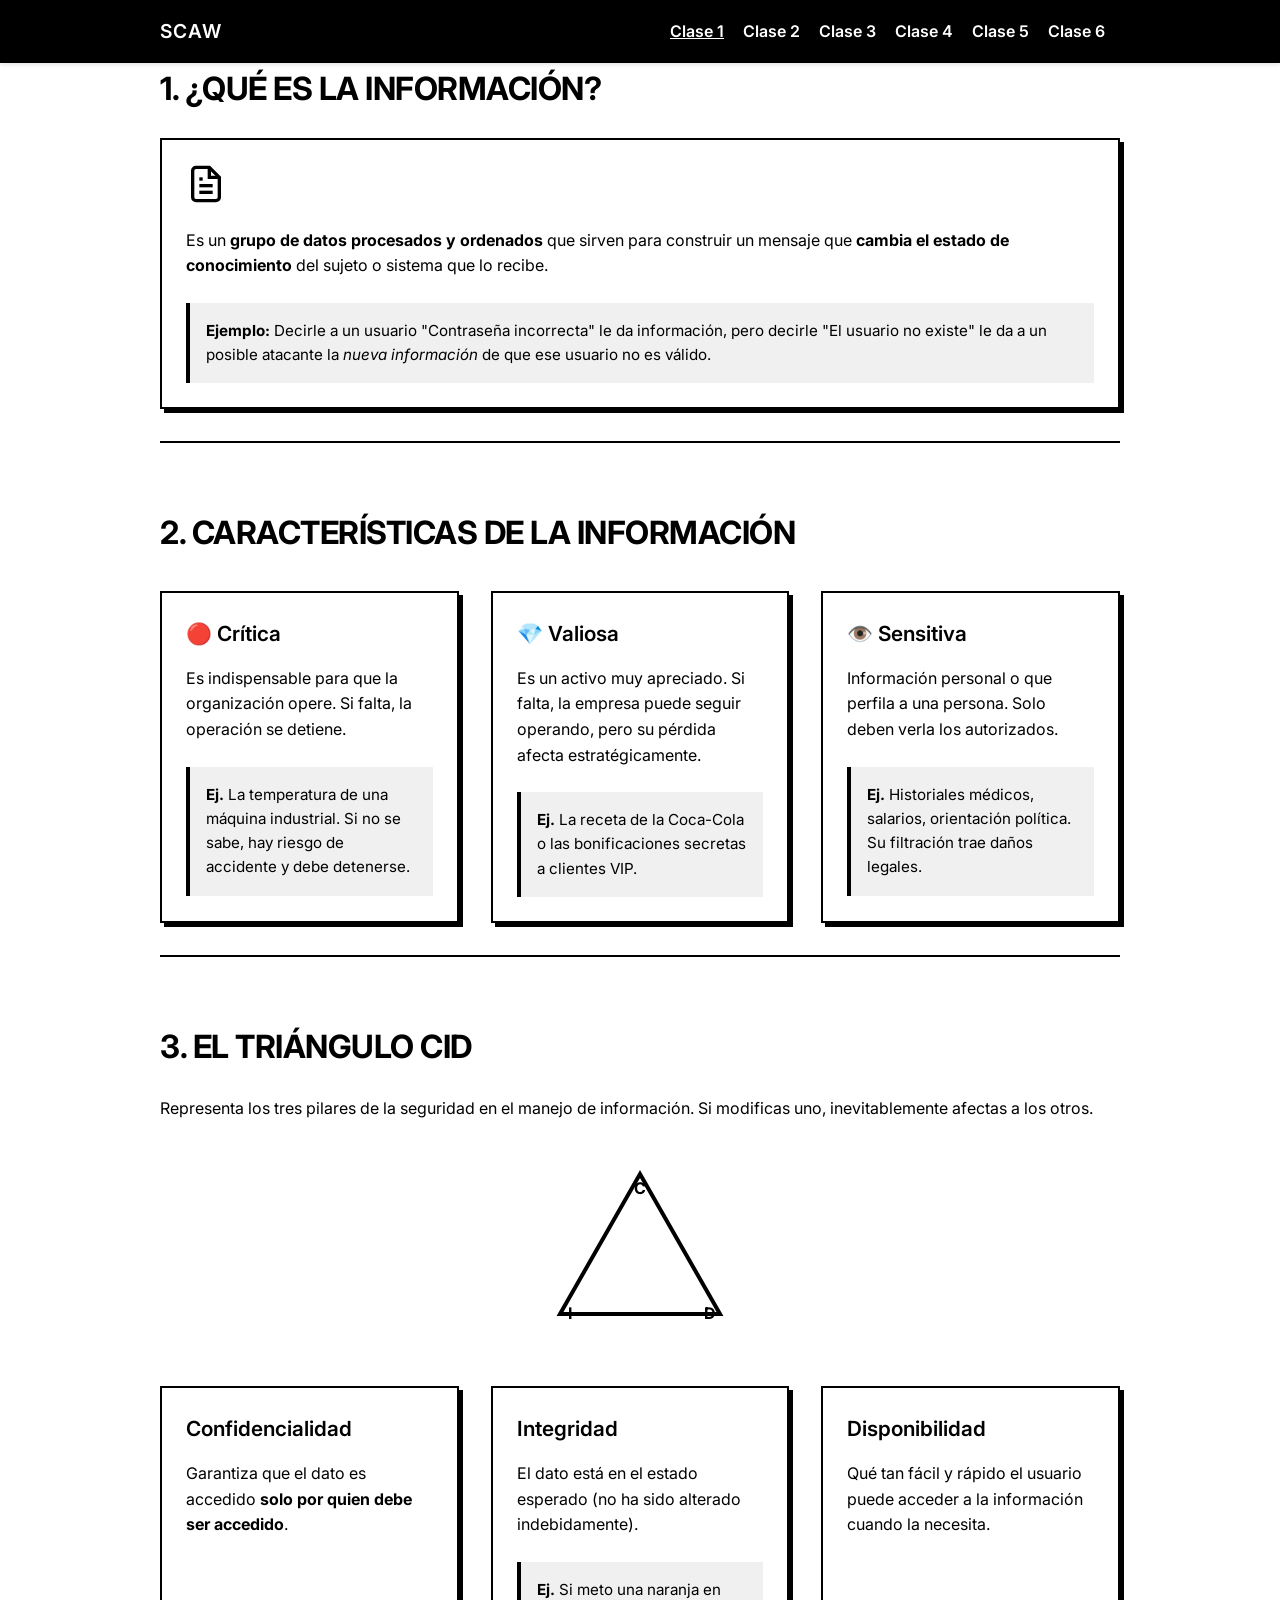
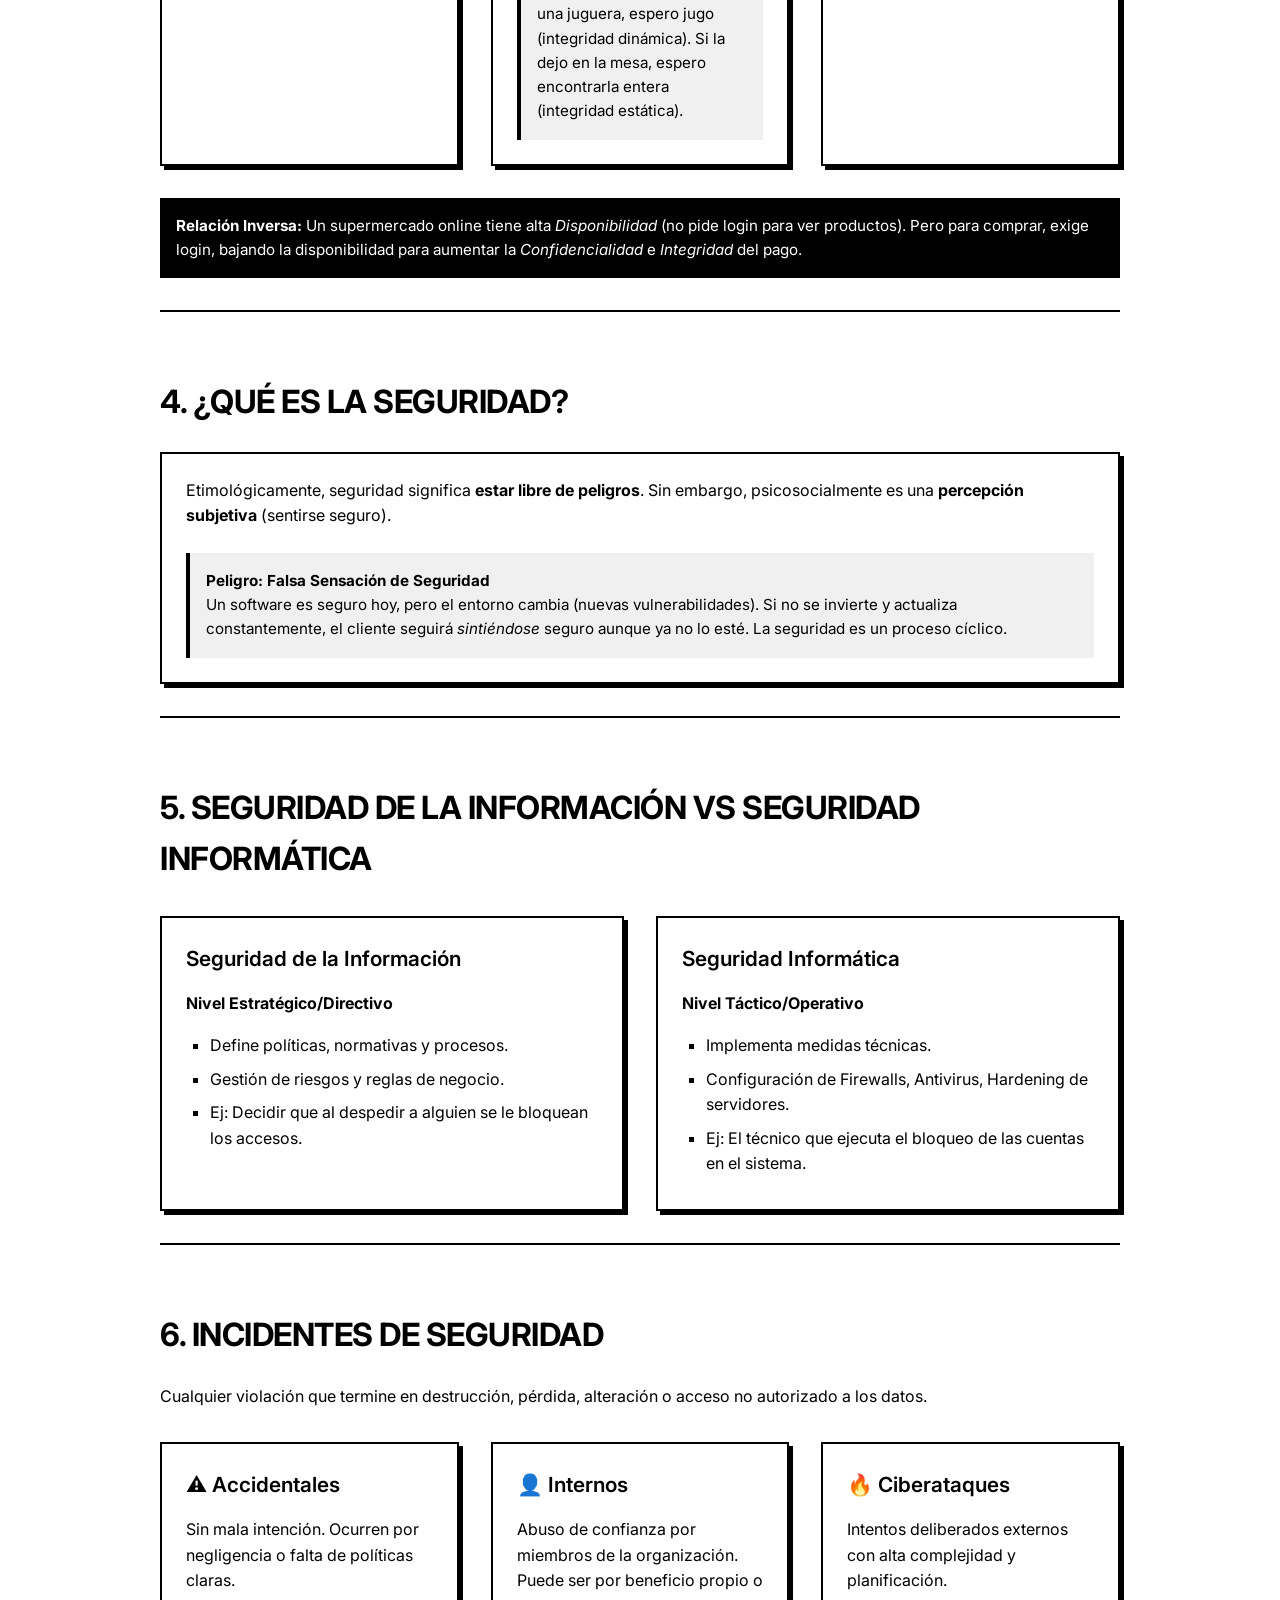
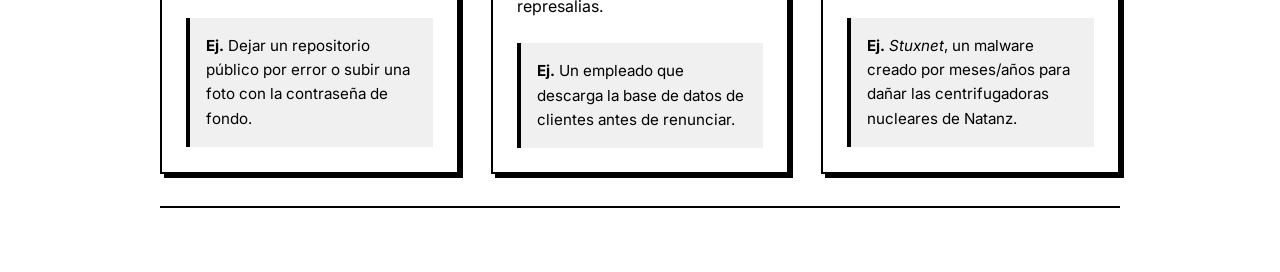
<file: index.html>
<!DOCTYPE html>
<html lang="es">

<head>
    <meta charset="UTF-8">
    <meta name="viewport" content="width=device-width, initial-scale=1.0">
    <title>Resumen: Seguridad y Calidad de Aplicaciones Web</title>
    <link rel="stylesheet" href="style.css">
    <link href="https://fonts.googleapis.com/css2?family=Inter:wght@300;400;600;700&display=swap" rel="stylesheet">
</head>

<body>
    <header class="minimal-header">
        <div class="container" style="display: flex; justify-content: space-between; align-items: center;">
            <h1>SCAW</h1>
            <nav>
                <a href="index.html"
                    style="color: white; margin-right: 15px; text-decoration: underline; font-weight: 600;">Clase 1</a>
                <a href="clase2.html"
                    style="color: white; margin-right: 15px; text-decoration: none; font-weight: 600;">Clase 2</a>
                <a href="clase3.html"
                    style="color: white; margin-right: 15px; text-decoration: none; font-weight: 600;">Clase 3</a>
                <a href="clase4.html"
                    style="color: white; margin-right: 15px; text-decoration: none; font-weight: 600;">Clase 4</a>
                <a href="clase5.html"
                    style="color: white; margin-right: 15px; text-decoration: none; font-weight: 600;">Clase 5</a>
                <a href="clase6.html"
                    style="color: white; margin-right: 15px; text-decoration: none; font-weight: 600;">Clase 6</a>
            </nav>
        </div>
    </header>
    <main class="container" id="content-container">
        <section class="topic-section">
            <h2>1. ¿Qué es la Información?</h2>
            <div class="card">
                <div class="icon-box">
                    <svg width="40" height="40" viewBox="0 0 24 24" fill="none" stroke="black" stroke-width="2">
                        <path d="M14 2H6a2 2 0 0 0-2 2v16a2 2 0 0 0 2 2h12a2 2 0 0 0 2-2V8z"></path>
                        <polyline points="14 2 14 8 20 8"></polyline>
                        <line x1="16" y1="13" x2="8" y2="13"></line>
                        <line x1="16" y1="17" x2="8" y2="17"></line>
                        <polyline points="10 9 9 9 8 9"></polyline>
                    </svg>
                </div>
                <p>Es un <strong>grupo de datos procesados y ordenados</strong> que sirven para construir un mensaje que
                    <strong>cambia el estado de conocimiento</strong> del sujeto o sistema que lo recibe.
                </p>
                <div class="example-box">
                    <strong>Ejemplo:</strong> Decirle a un usuario "Contraseña incorrecta" le da información, pero
                    decirle "El usuario no existe" le da a un posible atacante la <em>nueva información</em> de que ese
                    usuario no es válido.
                </div>
            </div>
        </section>

        <section class="topic-section">
            <h2>2. Características de la Información</h2>
            <div class="grid-3">
                <div class="card">
                    <h3>🔴 Crítica</h3>
                    <p>Es indispensable para que la organización opere. Si falta, la operación se detiene.</p>
                    <div class="example-box"><strong>Ej.</strong> La temperatura de una máquina industrial. Si no se
                        sabe, hay riesgo de accidente y debe detenerse.</div>
                </div>
                <div class="card">
                    <h3>💎 Valiosa</h3>
                    <p>Es un activo muy apreciado. Si falta, la empresa puede seguir operando, pero su pérdida afecta
                        estratégicamente.</p>
                    <div class="example-box"><strong>Ej.</strong> La receta de la Coca-Cola o las bonificaciones
                        secretas a clientes VIP.</div>
                </div>
                <div class="card">
                    <h3>👁️ Sensitiva</h3>
                    <p>Información personal o que perfila a una persona. Solo deben verla los autorizados.</p>
                    <div class="example-box"><strong>Ej.</strong> Historiales médicos, salarios, orientación política.
                        Su filtración trae daños legales.</div>
                </div>
            </div>
        </section>

        <section class="topic-section">
            <h2>3. El Triángulo CID</h2>
            <p>Representa los tres pilares de la seguridad en el manejo de información. Si modificas uno,
                inevitablemente afectas a los otros.</p>

            <div class="triangle-container">
                <svg viewBox="0 0 200 200" width="200" height="200">
                    <polygon points="100,20 180,160 20,160" fill="none" stroke="black" stroke-width="4" />
                    <text x="100" y="40" text-anchor="middle" font-weight="bold" fill="black">C</text>
                    <text x="30" y="165" text-anchor="middle" font-weight="bold" fill="black">I</text>
                    <text x="170" y="165" text-anchor="middle" font-weight="bold" fill="black">D</text>
                </svg>
            </div>

            <div class="grid-3">
                <div class="card">
                    <h3>Confidencialidad</h3>
                    <p>Garantiza que el dato es accedido <strong>solo por quien debe ser accedido</strong>.</p>
                </div>
                <div class="card">
                    <h3>Integridad</h3>
                    <p>El dato está en el estado esperado (no ha sido alterado indebidamente).</p>
                    <div class="example-box"><strong>Ej.</strong> Si meto una naranja en una juguera, espero jugo
                        (integridad dinámica). Si la dejo en la mesa, espero encontrarla entera (integridad estática).
                    </div>
                </div>
                <div class="card">
                    <h3>Disponibilidad</h3>
                    <p>Qué tan fácil y rápido el usuario puede acceder a la información cuando la necesita.</p>
                </div>
            </div>
            <div class="example-box black-box">
                <strong>Relación Inversa:</strong> Un supermercado online tiene alta <em>Disponibilidad</em> (no pide
                login para ver productos). Pero para comprar, exige login, bajando la disponibilidad para aumentar la
                <em>Confidencialidad</em> e <em>Integridad</em> del pago.
            </div>
        </section>

        <section class="topic-section">
            <h2>4. ¿Qué es la Seguridad?</h2>
            <div class="card">
                <p>Etimológicamente, seguridad significa <strong>estar libre de peligros</strong>. Sin embargo,
                    psicosocialmente es una <strong>percepción subjetiva</strong> (sentirse seguro).</p>
                <div class="example-box">
                    <strong>Peligro: Falsa Sensación de Seguridad</strong><br>
                    Un software es seguro hoy, pero el entorno cambia (nuevas vulnerabilidades). Si no se invierte y
                    actualiza constantemente, el cliente seguirá <em>sintiéndose</em> seguro aunque ya no lo esté. La
                    seguridad es un proceso cíclico.
                </div>
            </div>
        </section>

        <section class="topic-section">
            <h2>5. Seguridad de la Información vs Seguridad Informática</h2>
            <div class="grid-2">
                <div class="card">
                    <h3>Seguridad de la Información</h3>
                    <p><strong>Nivel Estratégico/Directivo</strong></p>
                    <ul>
                        <li>Define políticas, normativas y procesos.</li>
                        <li>Gestión de riesgos y reglas de negocio.</li>
                        <li>Ej: Decidir que al despedir a alguien se le bloquean los accesos.</li>
                    </ul>
                </div>
                <div class="card">
                    <h3>Seguridad Informática</h3>
                    <p><strong>Nivel Táctico/Operativo</strong></p>
                    <ul>
                        <li>Implementa medidas técnicas.</li>
                        <li>Configuración de Firewalls, Antivirus, Hardening de servidores.</li>
                        <li>Ej: El técnico que ejecuta el bloqueo de las cuentas en el sistema.</li>
                    </ul>
                </div>
            </div>
        </section>

        <section class="topic-section">
            <h2>6. Incidentes de Seguridad</h2>
            <p>Cualquier violación que termine en destrucción, pérdida, alteración o acceso no autorizado a los datos.
            </p>
            <div class="grid-3">
                <div class="card">
                    <h3>⚠️ Accidentales</h3>
                    <p>Sin mala intención. Ocurren por negligencia o falta de políticas claras.</p>
                    <div class="example-box"><strong>Ej.</strong> Dejar un repositorio público por error o subir una
                        foto con la contraseña de fondo.</div>
                </div>
                <div class="card">
                    <h3>👤 Internos</h3>
                    <p>Abuso de confianza por miembros de la organización. Puede ser por beneficio propio o represalias.
                    </p>
                    <div class="example-box"><strong>Ej.</strong> Un empleado que descarga la base de datos de clientes
                        antes de renunciar.</div>
                </div>
                <div class="card">
                    <h3>🔥 Ciberataques</h3>
                    <p>Intentos deliberados externos con alta complejidad y planificación.</p>
                    <div class="example-box"><strong>Ej.</strong> <em>Stuxnet</em>, un malware creado por meses/años
                        para dañar las centrifugadoras nucleares de Natanz.</div>
                </div>
            </div>
        </section>

    </main>


    <script src="script.js"></script>
</body>

</html>
</file>
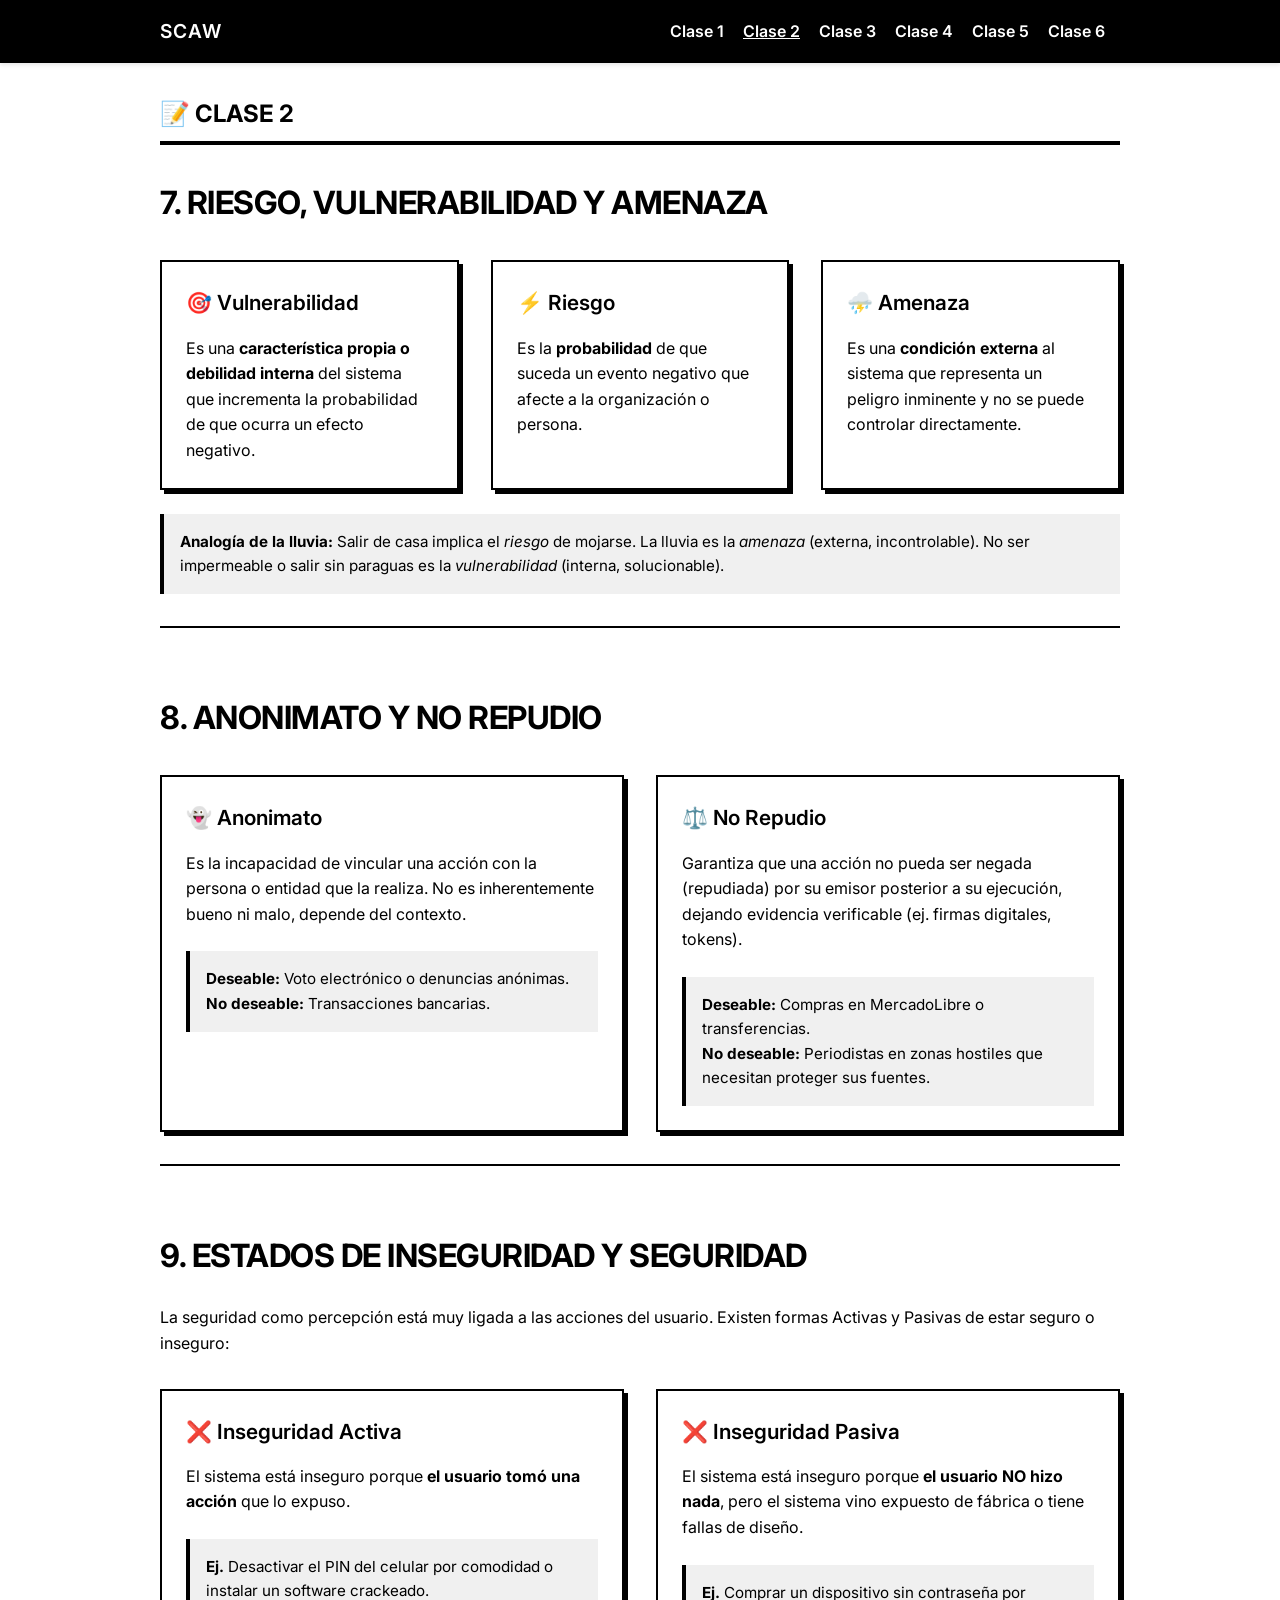
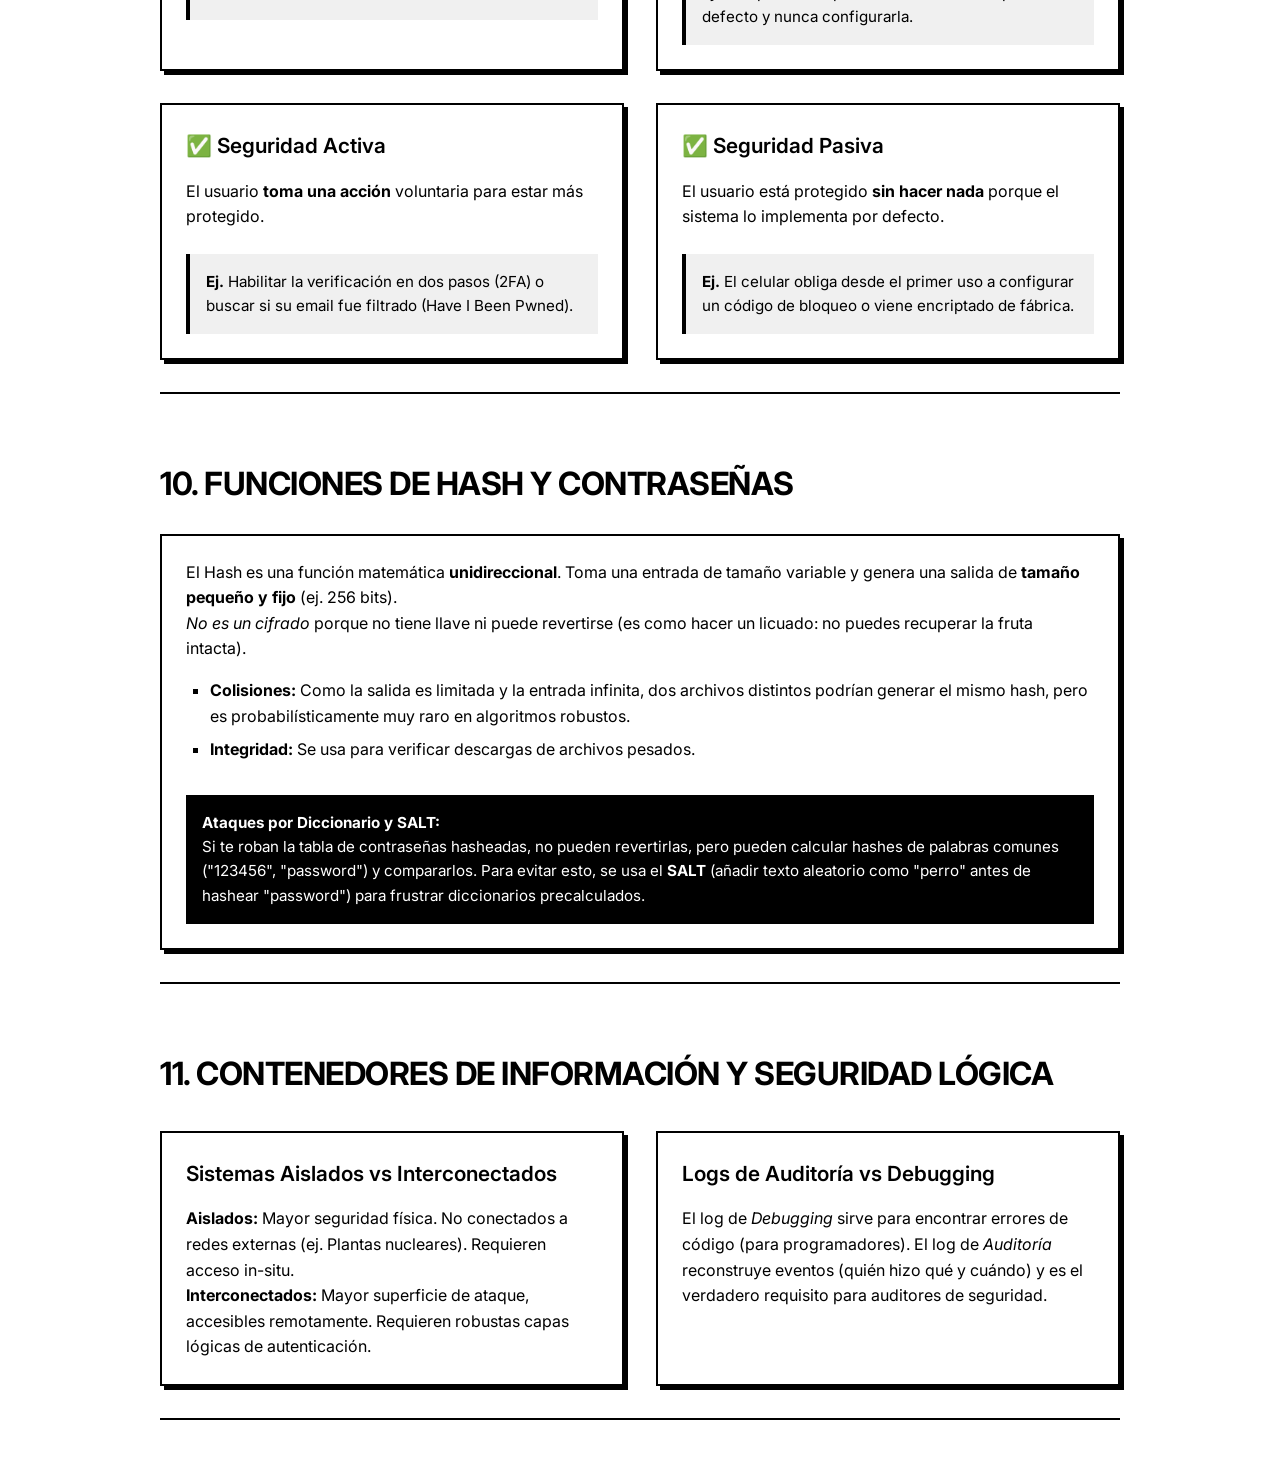
<file: clase2.html>
<!DOCTYPE html>
<html lang="es">

<head>
    <meta charset="UTF-8">
    <meta name="viewport" content="width=device-width, initial-scale=1.0">
    <title>Resumen: Seguridad y Calidad de Aplicaciones Web - Clase 2</title>
    <link rel="stylesheet" href="style.css">
    <link href="https://fonts.googleapis.com/css2?family=Inter:wght@300;400;600;700&display=swap" rel="stylesheet">
</head>

<body>
    <header class="minimal-header">
        <div class="container" style="display: flex; justify-content: space-between; align-items: center;">
            <h1>SCAW</h1>
            <nav>
                <a href="index.html"
                    style="color: white; margin-right: 15px; text-decoration: none; font-weight: 600;">Clase 1</a>
                <a href="clase2.html"
                    style="color: white; margin-right: 15px; text-decoration: underline; font-weight: 600;">Clase 2</a>
                <a href="clase3.html"
                    style="color: white; margin-right: 15px; text-decoration: none; font-weight: 600;">Clase 3</a>
                <a href="clase4.html"
                    style="color: white; margin-right: 15px; text-decoration: none; font-weight: 600;">Clase 4</a>
                <a href="clase5.html"
                    style="color: white; margin-right: 15px; text-decoration: none; font-weight: 600;">Clase 5</a>
                <a href="clase6.html"
                    style="color: white; margin-right: 15px; text-decoration: none; font-weight: 600;">Clase 6</a>
            </nav>
        </div>
    </header>
    <main class="container" id="content-container">
        <!-- CLASE 2 -->
        <div style="margin: 2rem 0 2rem; border-bottom: 4px solid var(--primary-color); padding-bottom: 0.5rem;">
            <h2>📝 CLASE 2</h2>
        </div>

        <section class="topic-section">
            <h2>7. Riesgo, Vulnerabilidad y Amenaza</h2>
            <div class="grid-3">
                <div class="card">
                    <h3>🎯 Vulnerabilidad</h3>
                    <p>Es una <strong>característica propia o debilidad interna</strong> del sistema que incrementa la
                        probabilidad de que ocurra un efecto negativo.</p>
                </div>
                <div class="card">
                    <h3>⚡ Riesgo</h3>
                    <p>Es la <strong>probabilidad</strong> de que suceda un evento negativo que afecte a la organización
                        o persona.</p>
                </div>
                <div class="card">
                    <h3>⛈️ Amenaza</h3>
                    <p>Es una <strong>condición externa</strong> al sistema que representa un peligro inminente y no se
                        puede controlar directamente.</p>
                </div>
            </div>
            <div class="example-box">
                <strong>Analogía de la lluvia:</strong> Salir de casa implica el <em>riesgo</em> de mojarse. La lluvia
                es la <em>amenaza</em> (externa, incontrolable). No ser impermeable o salir sin paraguas es la
                <em>vulnerabilidad</em> (interna, solucionable).
            </div>
        </section>

        <section class="topic-section">
            <h2>8. Anonimato y No Repudio</h2>
            <div class="grid-2">
                <div class="card">
                    <h3>👻 Anonimato</h3>
                    <p>Es la incapacidad de vincular una acción con la persona o entidad que la realiza. No es
                        inherentemente bueno ni malo, depende del contexto.</p>
                    <div class="example-box">
                        <strong>Deseable:</strong> Voto electrónico o denuncias anónimas.<br>
                        <strong>No deseable:</strong> Transacciones bancarias.
                    </div>
                </div>
                <div class="card">
                    <h3>⚖️ No Repudio</h3>
                    <p>Garantiza que una acción no pueda ser negada (repudiada) por su emisor posterior a su ejecución,
                        dejando evidencia verificable (ej. firmas digitales, tokens).</p>
                    <div class="example-box">
                        <strong>Deseable:</strong> Compras en MercadoLibre o transferencias.<br>
                        <strong>No deseable:</strong> Periodistas en zonas hostiles que necesitan proteger sus fuentes.
                    </div>
                </div>
            </div>
        </section>

        <section class="topic-section">
            <h2>9. Estados de Inseguridad y Seguridad</h2>
            <p>La seguridad como percepción está muy ligada a las acciones del usuario. Existen formas Activas y Pasivas
                de estar seguro o inseguro:</p>
            <div class="grid-2">
                <div class="card">
                    <h3>❌ Inseguridad Activa</h3>
                    <p>El sistema está inseguro porque <strong>el usuario tomó una acción</strong> que lo expuso.</p>
                    <div class="example-box"><strong>Ej.</strong> Desactivar el PIN del celular por comodidad o instalar
                        un software crackeado.</div>
                </div>
                <div class="card">
                    <h3>❌ Inseguridad Pasiva</h3>
                    <p>El sistema está inseguro porque <strong>el usuario NO hizo nada</strong>, pero el sistema vino
                        expuesto de fábrica o tiene fallas de diseño.</p>
                    <div class="example-box"><strong>Ej.</strong> Comprar un dispositivo sin contraseña por defecto y
                        nunca configurarla.</div>
                </div>
                <div class="card">
                    <h3>✅ Seguridad Activa</h3>
                    <p>El usuario <strong>toma una acción</strong> voluntaria para estar más protegido.</p>
                    <div class="example-box"><strong>Ej.</strong> Habilitar la verificación en dos pasos (2FA) o buscar
                        si su email fue filtrado (Have I Been Pwned).</div>
                </div>
                <div class="card">
                    <h3>✅ Seguridad Pasiva</h3>
                    <p>El usuario está protegido <strong>sin hacer nada</strong> porque el sistema lo implementa por
                        defecto.</p>
                    <div class="example-box"><strong>Ej.</strong> El celular obliga desde el primer uso a configurar un
                        código de bloqueo o viene encriptado de fábrica.</div>
                </div>
            </div>
        </section>

        <section class="topic-section">
            <h2>10. Funciones de Hash y Contraseñas</h2>
            <div class="card">
                <p>El Hash es una función matemática <strong>unidireccional</strong>. Toma una entrada de tamaño
                    variable y genera una salida de <strong>tamaño pequeño y fijo</strong> (ej. 256 bits). <br><em>No es
                        un cifrado</em> porque no tiene llave ni puede revertirse (es como hacer un licuado: no puedes
                    recuperar la fruta intacta).</p>
                <ul>
                    <li><strong>Colisiones:</strong> Como la salida es limitada y la entrada infinita, dos archivos
                        distintos podrían generar el mismo hash, pero es probabilísticamente muy raro en algoritmos
                        robustos.</li>
                    <li><strong>Integridad:</strong> Se usa para verificar descargas de archivos pesados.</li>
                </ul>
                <div class="example-box black-box">
                    <strong>Ataques por Diccionario y SALT:</strong><br>
                    Si te roban la tabla de contraseñas hasheadas, no pueden revertirlas, pero pueden calcular hashes de
                    palabras comunes ("123456", "password") y compararlos. Para evitar esto, se usa el
                    <strong>SALT</strong> (añadir texto aleatorio como "perro" antes de hashear "password") para
                    frustrar diccionarios precalculados.
                </div>
            </div>
        </section>

        <section class="topic-section">
            <h2>11. Contenedores de Información y Seguridad Lógica</h2>
            <div class="grid-2">
                <div class="card">
                    <h3>Sistemas Aislados vs Interconectados</h3>
                    <p><strong>Aislados:</strong> Mayor seguridad física. No conectados a redes externas (ej. Plantas
                        nucleares). Requieren acceso in-situ.<br>
                        <strong>Interconectados:</strong> Mayor superficie de ataque, accesibles remotamente. Requieren
                        robustas capas lógicas de autenticación.
                    </p>
                </div>
                <div class="card">
                    <h3>Logs de Auditoría vs Debugging</h3>
                    <p>El log de <em>Debugging</em> sirve para encontrar errores de código (para programadores). El log
                        de <em>Auditoría</em> reconstruye eventos (quién hizo qué y cuándo) y es el verdadero requisito
                        para auditores de seguridad.</p>
                </div>
            </div>
        </section>
    </main>

    <script src="script.js"></script>
</body>

</html>
</file>
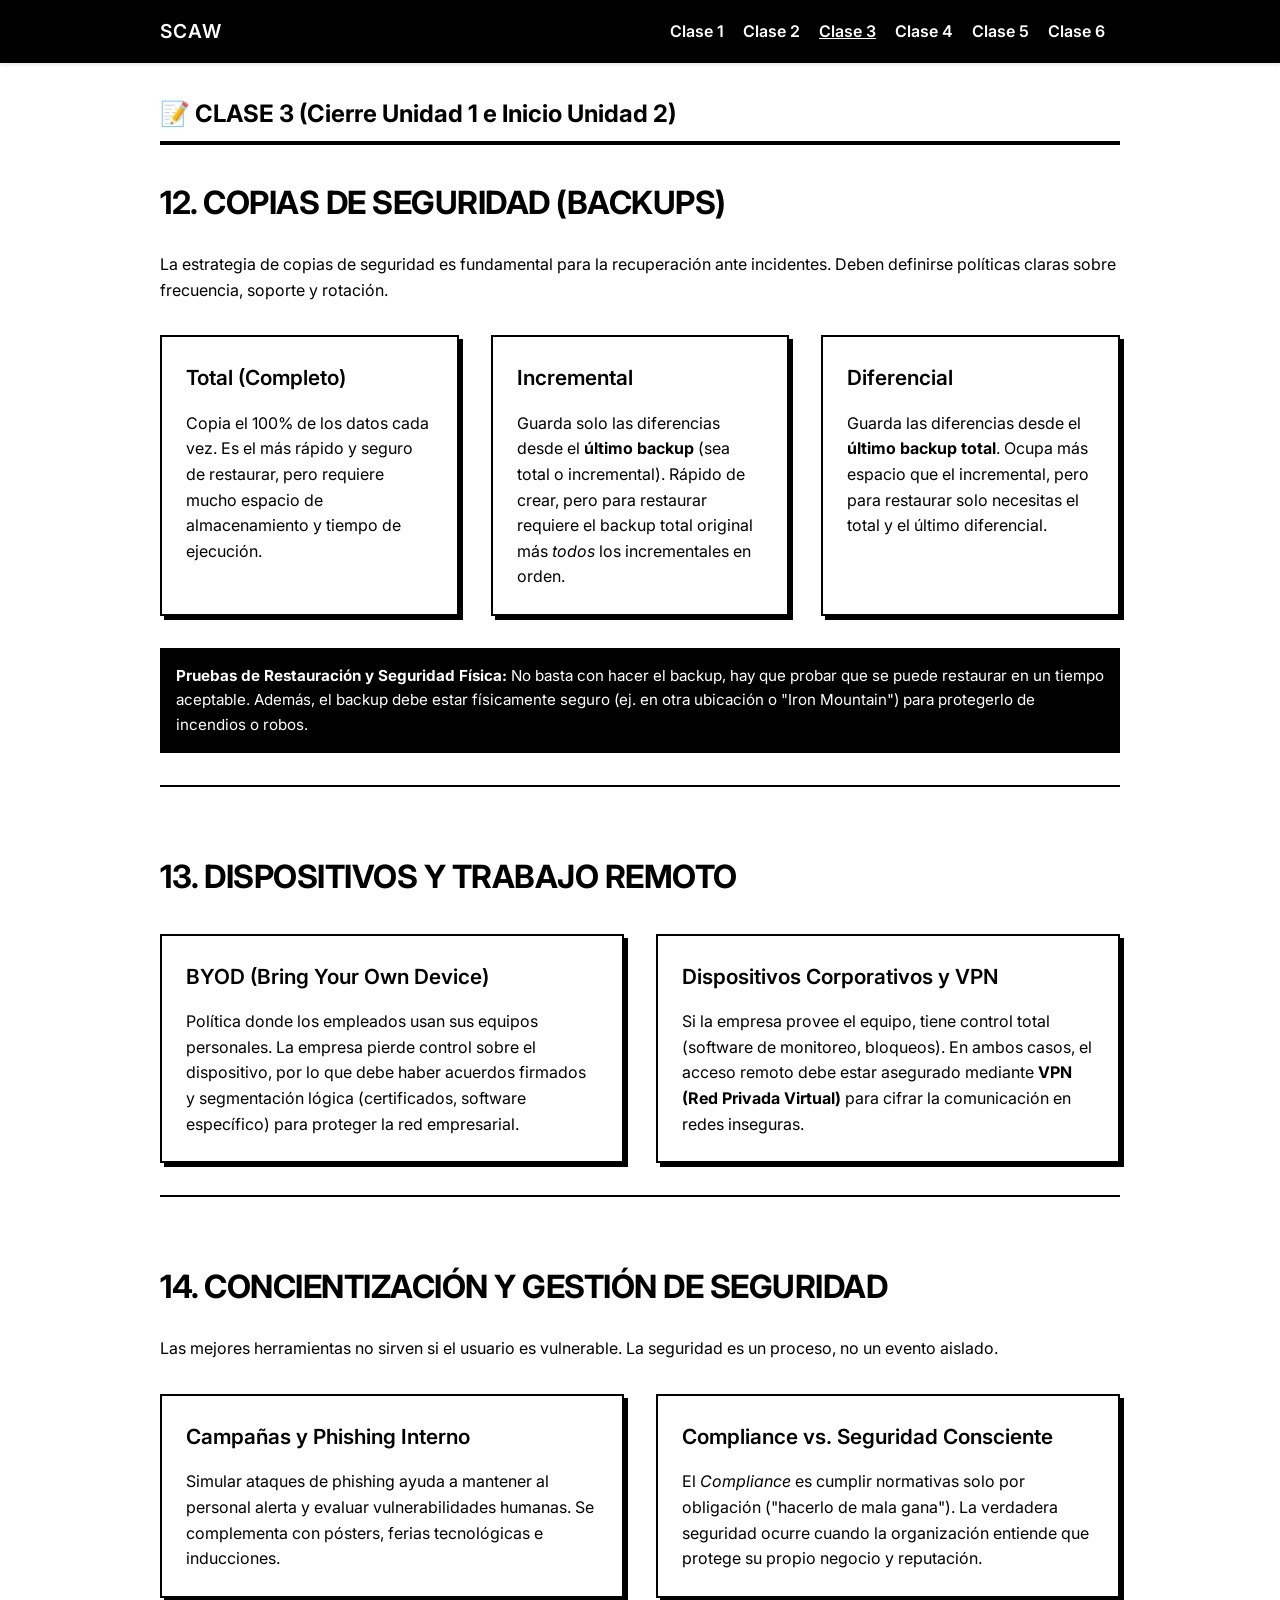
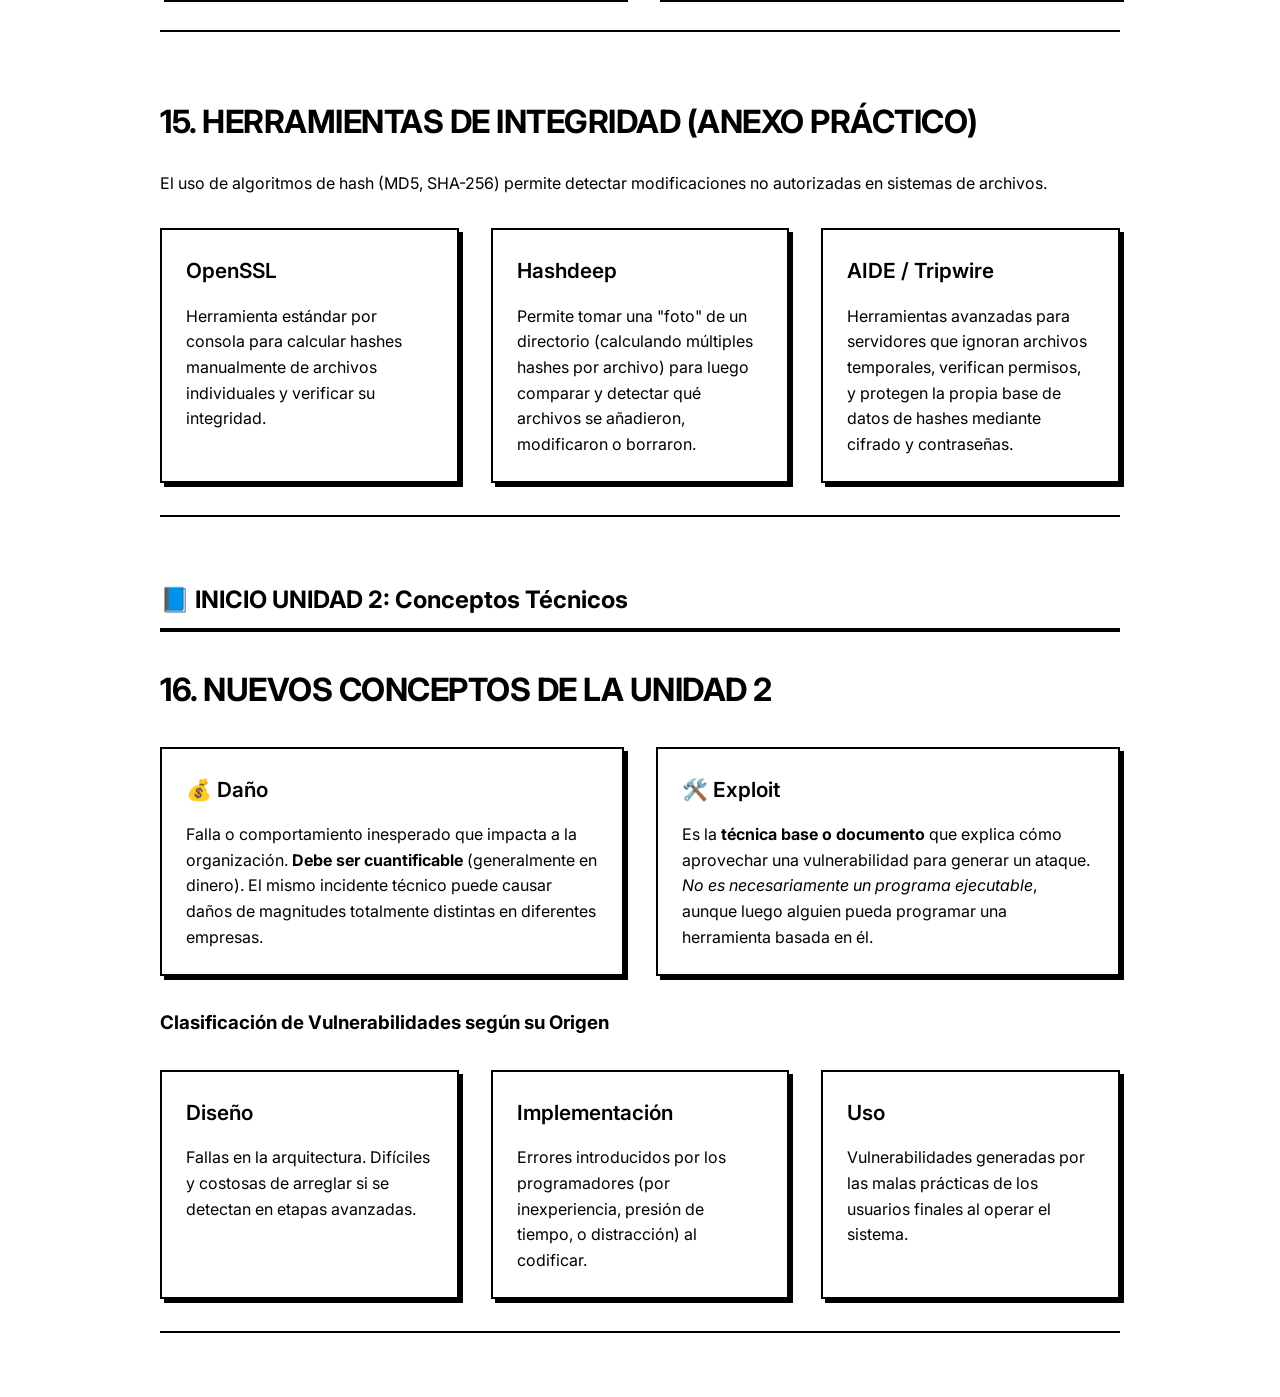
<file: clase3.html>
<!DOCTYPE html>
<html lang="es">

<head>
    <meta charset="UTF-8">
    <meta name="viewport" content="width=device-width, initial-scale=1.0">
    <title>Resumen: Seguridad y Calidad de Aplicaciones Web - Clase 3</title>
    <link rel="stylesheet" href="style.css">
    <link href="https://fonts.googleapis.com/css2?family=Inter:wght@300;400;600;700&display=swap" rel="stylesheet">
</head>

<body>
    <header class="minimal-header">
        <div class="container" style="display: flex; justify-content: space-between; align-items: center;">
            <h1>SCAW</h1>
            <nav>
                <a href="index.html"
                    style="color: white; margin-right: 15px; text-decoration: none; font-weight: 600;">Clase 1</a>
                <a href="clase2.html"
                    style="color: white; margin-right: 15px; text-decoration: none; font-weight: 600;">Clase 2</a>
                <a href="clase3.html"
                    style="color: white; margin-right: 15px; text-decoration: underline; font-weight: 600;">Clase 3</a>
                <a href="clase4.html"
                    style="color: white; margin-right: 15px; text-decoration: none; font-weight: 600;">Clase 4</a>
                <a href="clase5.html"
                    style="color: white; margin-right: 15px; text-decoration: none; font-weight: 600;">Clase 5</a>
                <a href="clase6.html"
                    style="color: white; margin-right: 15px; text-decoration: none; font-weight: 600;">Clase 6</a>
            </nav>
        </div>
    </header>
    <main class="container" id="content-container">
        <!-- CLASE 3 -->
        <div style="margin: 2rem 0 2rem; border-bottom: 4px solid var(--primary-color); padding-bottom: 0.5rem;">
            <h2>📝 CLASE 3 (Cierre Unidad 1 e Inicio Unidad 2)</h2>
        </div>

        <section class="topic-section">
            <h2>12. Copias de Seguridad (Backups)</h2>
            <p>La estrategia de copias de seguridad es fundamental para la recuperación ante incidentes. Deben definirse
                políticas claras sobre frecuencia, soporte y rotación.</p>
            <div class="grid-3">
                <div class="card">
                    <h3>Total (Completo)</h3>
                    <p>Copia el 100% de los datos cada vez. Es el más rápido y seguro de restaurar, pero requiere mucho
                        espacio de almacenamiento y tiempo de ejecución.</p>
                </div>
                <div class="card">
                    <h3>Incremental</h3>
                    <p>Guarda solo las diferencias desde el <strong>último backup</strong> (sea total o incremental).
                        Rápido de crear, pero para restaurar requiere el backup total original más <em>todos</em> los
                        incrementales en orden.</p>
                </div>
                <div class="card">
                    <h3>Diferencial</h3>
                    <p>Guarda las diferencias desde el <strong>último backup total</strong>. Ocupa más espacio que el
                        incremental, pero para restaurar solo necesitas el total y el último diferencial.</p>
                </div>
            </div>
            <div class="example-box black-box">
                <strong>Pruebas de Restauración y Seguridad Física:</strong> No basta con hacer el backup, hay que
                probar que se puede restaurar en un tiempo aceptable. Además, el backup debe estar físicamente seguro
                (ej. en otra ubicación o "Iron Mountain") para protegerlo de incendios o robos.
            </div>
        </section>

        <section class="topic-section">
            <h2>13. Dispositivos y Trabajo Remoto</h2>
            <div class="grid-2">
                <div class="card">
                    <h3>BYOD (Bring Your Own Device)</h3>
                    <p>Política donde los empleados usan sus equipos personales. La empresa pierde control sobre el
                        dispositivo, por lo que debe haber acuerdos firmados y segmentación lógica (certificados,
                        software específico) para proteger la red empresarial.</p>
                </div>
                <div class="card">
                    <h3>Dispositivos Corporativos y VPN</h3>
                    <p>Si la empresa provee el equipo, tiene control total (software de monitoreo, bloqueos). En ambos
                        casos, el acceso remoto debe estar asegurado mediante <strong>VPN (Red Privada Virtual)</strong>
                        para cifrar la comunicación en redes inseguras.</p>
                </div>
            </div>
        </section>

        <section class="topic-section">
            <h2>14. Concientización y Gestión de Seguridad</h2>
            <p>Las mejores herramientas no sirven si el usuario es vulnerable. La seguridad es un proceso, no un evento
                aislado.</p>
            <div class="grid-2">
                <div class="card">
                    <h3>Campañas y Phishing Interno</h3>
                    <p>Simular ataques de phishing ayuda a mantener al personal alerta y evaluar vulnerabilidades
                        humanas. Se complementa con pósters, ferias tecnológicas e inducciones.</p>
                </div>
                <div class="card">
                    <h3>Compliance vs. Seguridad Consciente</h3>
                    <p>El <em>Compliance</em> es cumplir normativas solo por obligación ("hacerlo de mala gana"). La
                        verdadera seguridad ocurre cuando la organización entiende que protege su propio negocio y
                        reputación.</p>
                </div>
            </div>
        </section>

        <section class="topic-section">
            <h2>15. Herramientas de Integridad (Anexo Práctico)</h2>
            <p>El uso de algoritmos de hash (MD5, SHA-256) permite detectar modificaciones no autorizadas en sistemas de
                archivos.</p>
            <div class="grid-3">
                <div class="card">
                    <h3>OpenSSL</h3>
                    <p>Herramienta estándar por consola para calcular hashes manualmente de archivos individuales y
                        verificar su integridad.</p>
                </div>
                <div class="card">
                    <h3>Hashdeep</h3>
                    <p>Permite tomar una "foto" de un directorio (calculando múltiples hashes por archivo) para luego
                        comparar y detectar qué archivos se añadieron, modificaron o borraron.</p>
                </div>
                <div class="card">
                    <h3>AIDE / Tripwire</h3>
                    <p>Herramientas avanzadas para servidores que ignoran archivos temporales, verifican permisos, y
                        protegen la propia base de datos de hashes mediante cifrado y contraseñas.</p>
                </div>
            </div>
        </section>

        <div style="margin: 4rem 0 2rem; border-bottom: 4px solid var(--primary-color); padding-bottom: 0.5rem;">
            <h2>📘 INICIO UNIDAD 2: Conceptos Técnicos</h2>
        </div>

        <section class="topic-section">
            <h2>16. Nuevos Conceptos de la Unidad 2</h2>
            <div class="grid-2">
                <div class="card">
                    <h3>💰 Daño</h3>
                    <p>Falla o comportamiento inesperado que impacta a la organización. <strong>Debe ser
                            cuantificable</strong> (generalmente en dinero). El mismo incidente técnico puede causar
                        daños de magnitudes totalmente distintas en diferentes empresas.</p>
                </div>
                <div class="card">
                    <h3>🛠️ Exploit</h3>
                    <p>Es la <strong>técnica base o documento</strong> que explica cómo aprovechar una vulnerabilidad
                        para generar un ataque. <em>No es necesariamente un programa ejecutable</em>, aunque luego
                        alguien pueda programar una herramienta basada en él.</p>
                </div>
            </div>

            <h3 style="margin-top: 2rem;">Clasificación de Vulnerabilidades según su Origen</h3>
            <div class="grid-3">
                <div class="card">
                    <h3>Diseño</h3>
                    <p>Fallas en la arquitectura. Difíciles y costosas de arreglar si se detectan en etapas avanzadas.
                    </p>
                </div>
                <div class="card">
                    <h3>Implementación</h3>
                    <p>Errores introducidos por los programadores (por inexperiencia, presión de tiempo, o distracción)
                        al codificar.</p>
                </div>
                <div class="card">
                    <h3>Uso</h3>
                    <p>Vulnerabilidades generadas por las malas prácticas de los usuarios finales al operar el sistema.
                    </p>
                </div>
            </div>
        </section>
    </main>

    <script src="script.js"></script>
</body>

</html>
</file>
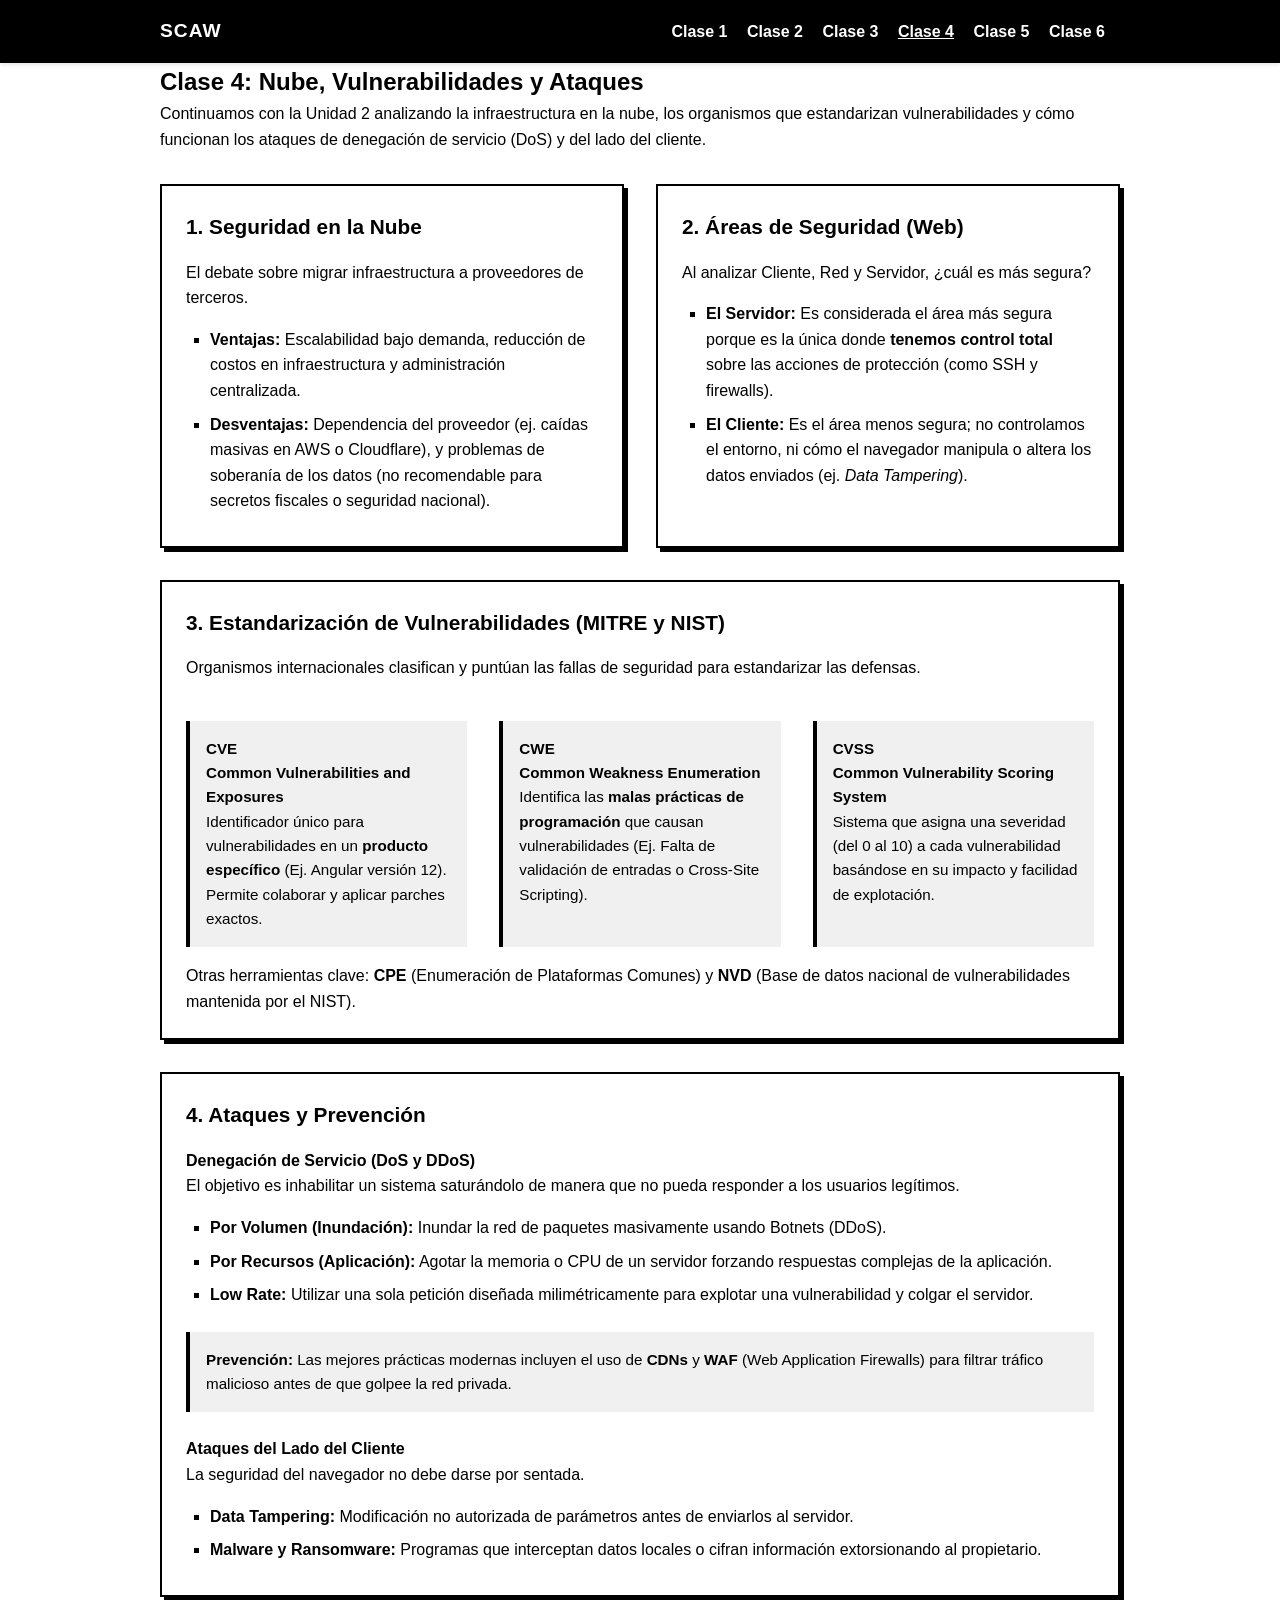
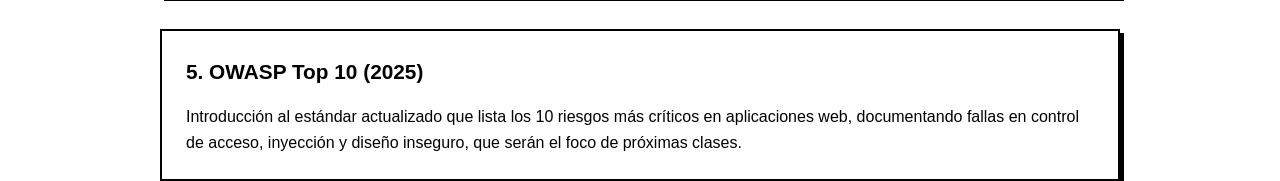
<file: clase4.html>
<!DOCTYPE html>
<html lang="es">

<head>
    <meta charset="UTF-8">
    <meta name="viewport" content="width=device-width, initial-scale=1.0">
    <title>SCAW - Clase 4</title>
    <link rel="stylesheet" href="style.css">
</head>

<body>
    <header class="minimal-header">
        <div class="container" style="display: flex; justify-content: space-between; align-items: center;">
            <h1>SCAW</h1>
            <nav>
                <a href="index.html"
                    style="color: white; margin-right: 15px; text-decoration: none; font-weight: 600;">Clase 1</a>
                <a href="clase2.html"
                    style="color: white; margin-right: 15px; text-decoration: none; font-weight: 600;">Clase 2</a>
                <a href="clase3.html"
                    style="color: white; margin-right: 15px; text-decoration: none; font-weight: 600;">Clase 3</a>
                <a href="clase4.html"
                    style="color: white; margin-right: 15px; text-decoration: underline; font-weight: 600;">Clase 4</a>
                <a href="clase5.html"
                    style="color: white; margin-right: 15px; text-decoration: none; font-weight: 600;">Clase 5</a>
                <a href="clase6.html"
                    style="color: white; margin-right: 15px; text-decoration: none; font-weight: 600;">Clase 6</a>
            </nav>
        </div>
    </header>

    <main class="container">
        <section class="intro">
            <h2>Clase 4: Nube, Vulnerabilidades y Ataques</h2>
            <p>Continuamos con la Unidad 2 analizando la infraestructura en la nube, los organismos que estandarizan
                vulnerabilidades y cómo funcionan los ataques de denegación de servicio (DoS) y del lado del cliente.
            </p>
        </section>

        <div class="grid-2">
            <div class="card">
                <h3>1. Seguridad en la Nube</h3>
                <p>El debate sobre migrar infraestructura a proveedores de terceros.</p>
                <ul>
                    <li><strong>Ventajas:</strong> Escalabilidad bajo demanda, reducción de costos en infraestructura y
                        administración centralizada.</li>
                    <li><strong>Desventajas:</strong> Dependencia del proveedor (ej. caídas masivas en AWS o
                        Cloudflare), y problemas de soberanía de los datos (no recomendable para secretos fiscales o
                        seguridad nacional).</li>
                </ul>
            </div>

            <div class="card">
                <h3>2. Áreas de Seguridad (Web)</h3>
                <p>Al analizar Cliente, Red y Servidor, ¿cuál es más segura?</p>
                <ul>
                    <li><strong>El Servidor:</strong> Es considerada el área más segura porque es la única donde
                        <strong>tenemos control total</strong> sobre las acciones de protección (como SSH y firewalls).
                    </li>
                    <li><strong>El Cliente:</strong> Es el área menos segura; no controlamos el entorno, ni cómo el
                        navegador manipula o altera los datos enviados (ej. <em>Data Tampering</em>).</li>
                </ul>
            </div>
        </div>

        <section class="card" style="margin-top: 2rem;">
            <h3>3. Estandarización de Vulnerabilidades (MITRE y NIST)</h3>
            <p>Organismos internacionales clasifican y puntúan las fallas de seguridad para estandarizar las defensas.
            </p>
            <div class="grid-3" style="margin-top: 1rem;">
                <div class="example-box">
                    <h4>CVE</h4>
                    <p><strong>Common Vulnerabilities and Exposures</strong><br>Identificador único para
                        vulnerabilidades en un <strong>producto específico</strong> (Ej. Angular versión 12). Permite
                        colaborar y aplicar parches exactos.</p>
                </div>
                <div class="example-box">
                    <h4>CWE</h4>
                    <p><strong>Common Weakness Enumeration</strong><br>Identifica las <strong>malas prácticas de
                            programación</strong> que causan vulnerabilidades (Ej. Falta de validación de entradas o
                        Cross-Site Scripting).</p>
                </div>
                <div class="example-box">
                    <h4>CVSS</h4>
                    <p><strong>Common Vulnerability Scoring System</strong><br>Sistema que asigna una severidad (del 0
                        al 10) a cada vulnerabilidad basándose en su impacto y facilidad de explotación.</p>
                </div>
            </div>
            <p style="margin-top: 1rem;">Otras herramientas clave: <strong>CPE</strong> (Enumeración de Plataformas
                Comunes) y <strong>NVD</strong> (Base de datos nacional de vulnerabilidades mantenida por el NIST).</p>
        </section>

        <section class="card" style="margin-top: 2rem;">
            <h3>4. Ataques y Prevención</h3>

            <h4 style="margin-top: 1rem;">Denegación de Servicio (DoS y DDoS)</h4>
            <p>El objetivo es inhabilitar un sistema saturándolo de manera que no pueda responder a los usuarios
                legítimos.</p>
            <ul>
                <li><strong>Por Volumen (Inundación):</strong> Inundar la red de paquetes masivamente usando Botnets
                    (DDoS).</li>
                <li><strong>Por Recursos (Aplicación):</strong> Agotar la memoria o CPU de un servidor forzando
                    respuestas complejas de la aplicación.</li>
                <li><strong>Low Rate:</strong> Utilizar una sola petición diseñada milimétricamente para explotar una
                    vulnerabilidad y colgar el servidor.</li>
            </ul>
            <div class="example-box">
                <strong>Prevención:</strong> Las mejores prácticas modernas incluyen el uso de <strong>CDNs</strong> y
                <strong>WAF</strong> (Web Application Firewalls) para filtrar tráfico malicioso antes de que golpee la
                red privada.
            </div>

            <h4 style="margin-top: 1.5rem;">Ataques del Lado del Cliente</h4>
            <p>La seguridad del navegador no debe darse por sentada.</p>
            <ul>
                <li><strong>Data Tampering:</strong> Modificación no autorizada de parámetros antes de enviarlos al
                    servidor.</li>
                <li><strong>Malware y Ransomware:</strong> Programas que interceptan datos locales o cifran información
                    extorsionando al propietario.</li>
            </ul>
        </section>

        <section class="card" style="margin-top: 2rem;">
            <h3>5. OWASP Top 10 (2025)</h3>
            <p>Introducción al estándar actualizado que lista los 10 riesgos más críticos en aplicaciones web,
                documentando fallas en control de acceso, inyección y diseño inseguro, que serán el foco de próximas
                clases.</p>
        </section>
    </main>

    <script src="script.js"></script>
</body>

</html>
</file>
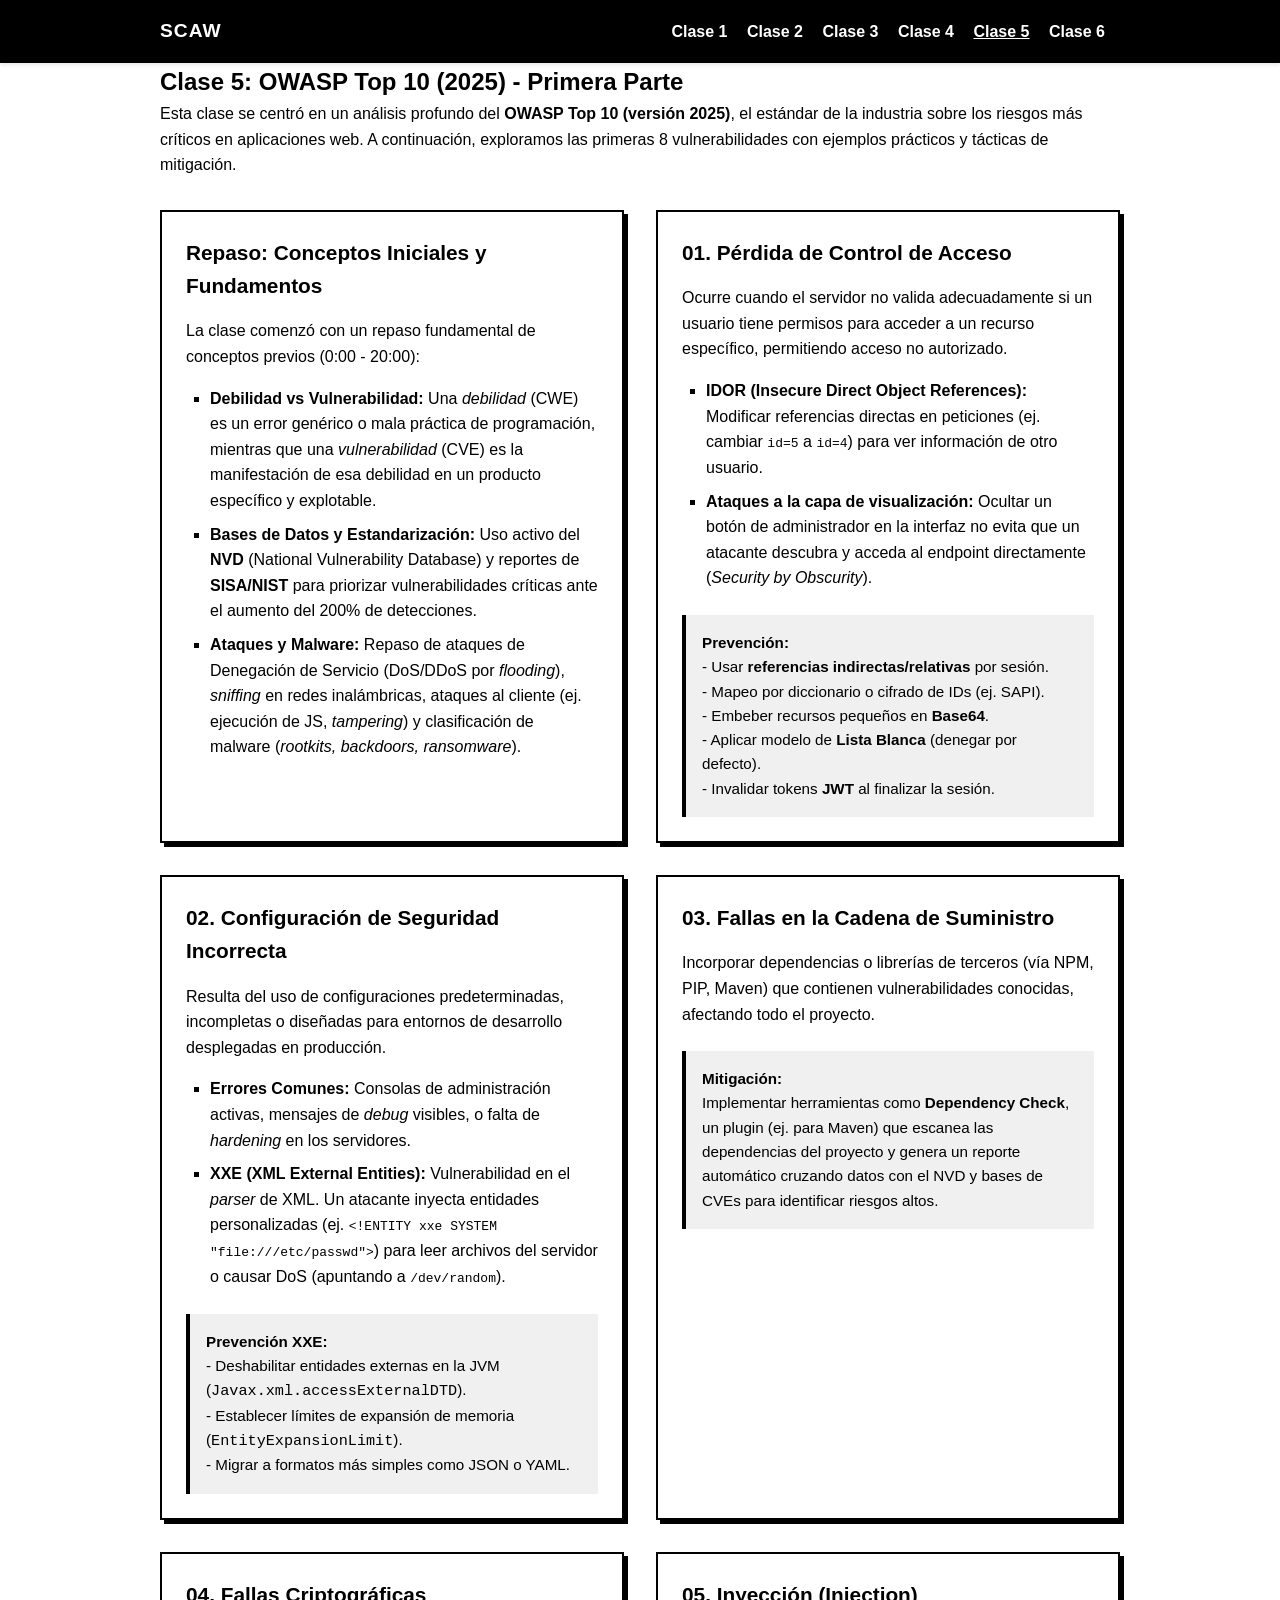
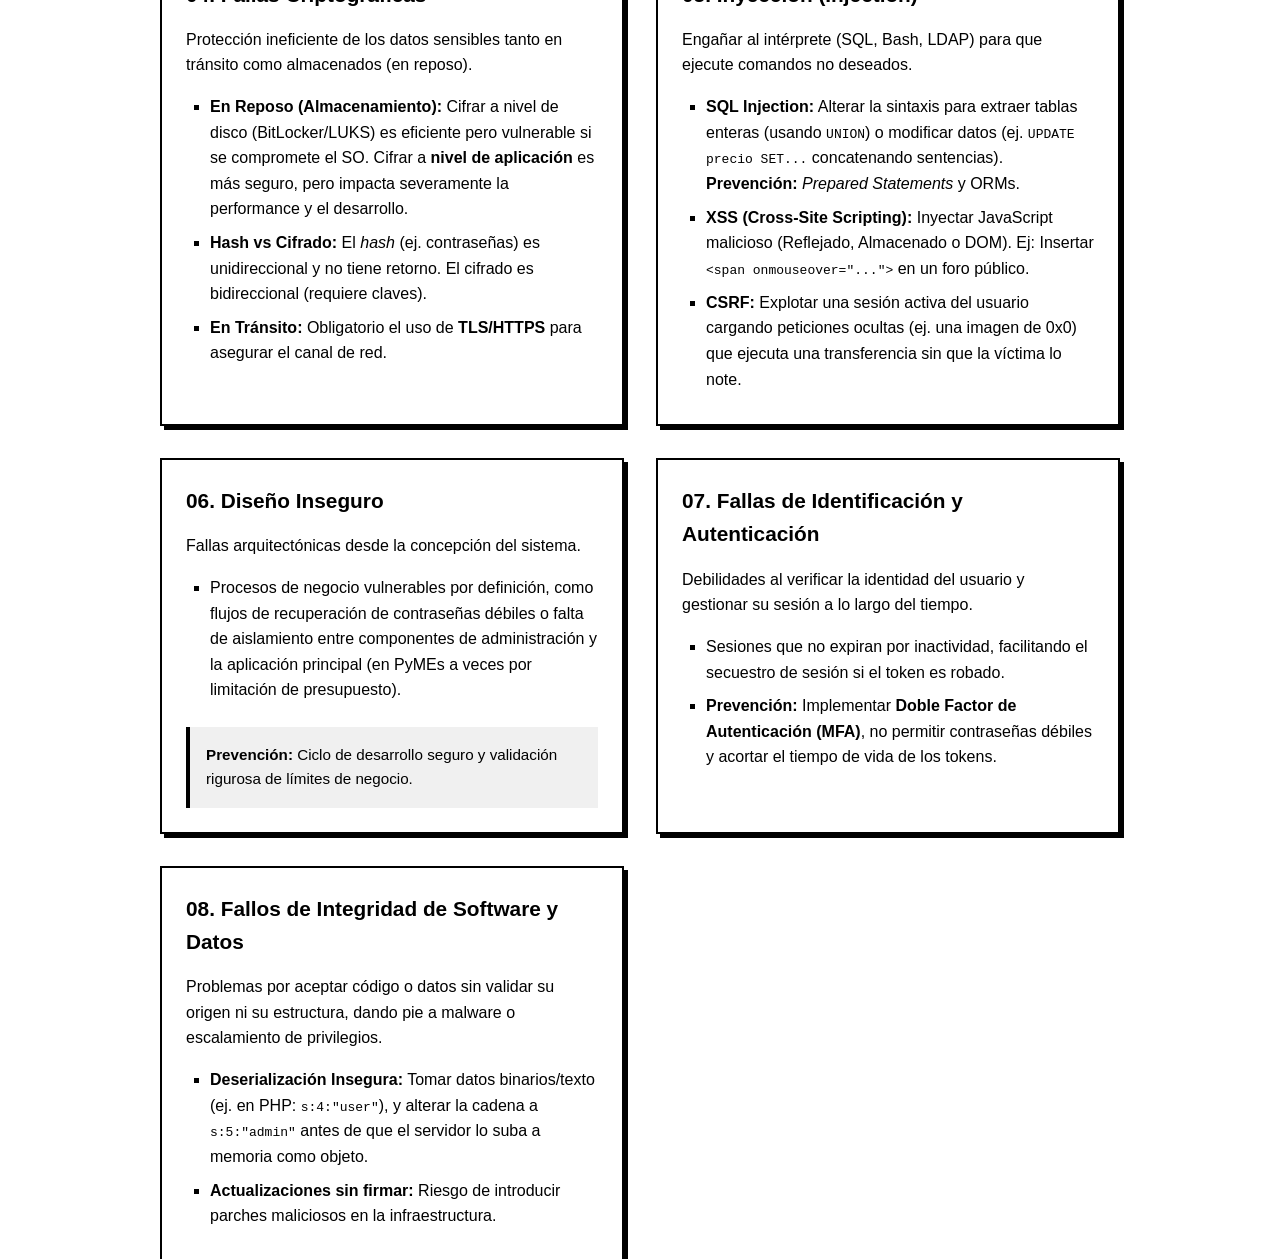
<file: clase5.html>
<!DOCTYPE html>
<html lang="es">

<head>
    <meta charset="UTF-8">
    <meta name="viewport" content="width=device-width, initial-scale=1.0">
    <title>SCAW - Clase 5</title>
    <link rel="stylesheet" href="style.css">
</head>

<body>
    <header class="minimal-header">
        <div class="container" style="display: flex; justify-content: space-between; align-items: center;">
            <h1>SCAW</h1>
            <nav>
                <a href="index.html"
                    style="color: white; margin-right: 15px; text-decoration: none; font-weight: 600;">Clase 1</a>
                <a href="clase2.html"
                    style="color: white; margin-right: 15px; text-decoration: none; font-weight: 600;">Clase 2</a>
                <a href="clase3.html"
                    style="color: white; margin-right: 15px; text-decoration: none; font-weight: 600;">Clase 3</a>
                <a href="clase4.html"
                    style="color: white; margin-right: 15px; text-decoration: none; font-weight: 600;">Clase 4</a>
                <a href="clase5.html"
                    style="color: white; margin-right: 15px; text-decoration: underline; font-weight: 600;">Clase 5</a>
                <a href="clase6.html"
                    style="color: white; margin-right: 15px; text-decoration: none; font-weight: 600;">Clase 6</a>
            </nav>
        </div>
    </header>

    <main class="container">
        <section class="intro">
            <h2>Clase 5: OWASP Top 10 (2025) - Primera Parte</h2>
            <p>Esta clase se centró en un análisis profundo del <strong>OWASP Top 10 (versión 2025)</strong>, el
                estándar de la industria sobre los riesgos más críticos en aplicaciones web. A continuación, exploramos
                las primeras 8 vulnerabilidades con ejemplos prácticos y tácticas de mitigación.</p>
        </section>

        <div class="grid-2">
            <div class="card">
                <h3>Repaso: Conceptos Iniciales y Fundamentos</h3>
                <p>La clase comenzó con un repaso fundamental de conceptos previos (0:00 - 20:00):</p>
                <ul>
                    <li><strong>Debilidad vs Vulnerabilidad:</strong> Una <i>debilidad</i> (CWE) es un error genérico o
                        mala práctica de programación, mientras que una <i>vulnerabilidad</i> (CVE) es la manifestación
                        de esa debilidad en un producto específico y explotable.</li>
                    <li><strong>Bases de Datos y Estandarización:</strong> Uso activo del <strong>NVD</strong> (National
                        Vulnerability Database) y reportes de <strong>SISA/NIST</strong> para priorizar vulnerabilidades
                        críticas ante el aumento del 200% de detecciones.</li>
                    <li><strong>Ataques y Malware:</strong> Repaso de ataques de Denegación de Servicio (DoS/DDoS por
                        <i>flooding</i>), <i>sniffing</i> en redes inalámbricas, ataques al cliente (ej. ejecución de
                        JS, <i>tampering</i>) y clasificación de malware (<i>rootkits, backdoors, ransomware</i>).
                    </li>
                </ul>
            </div>

            <div class="card">
                <h3>01. Pérdida de Control de Acceso</h3>
                <p>Ocurre cuando el servidor no valida adecuadamente si un usuario tiene permisos para acceder a un
                    recurso específico, permitiendo acceso no autorizado.</p>
                <ul>
                    <li><strong>IDOR (Insecure Direct Object References):</strong> Modificar referencias directas en
                        peticiones (ej. cambiar <code>id=5</code> a <code>id=4</code>) para ver información de otro
                        usuario.</li>
                    <li><strong>Ataques a la capa de visualización:</strong> Ocultar un botón de administrador en la
                        interfaz no evita que un atacante descubra y acceda al endpoint directamente (<i>Security by
                            Obscurity</i>).</li>
                </ul>
                <div class="example-box">
                    <strong>Prevención:</strong>
                    <br>- Usar <strong>referencias indirectas/relativas</strong> por sesión.
                    <br>- Mapeo por diccionario o cifrado de IDs (ej. SAPI).
                    <br>- Embeber recursos pequeños en <strong>Base64</strong>.
                    <br>- Aplicar modelo de <strong>Lista Blanca</strong> (denegar por defecto).
                    <br>- Invalidar tokens <strong>JWT</strong> al finalizar la sesión.
                </div>
            </div>

            <div class="card">
                <h3>02. Configuración de Seguridad Incorrecta</h3>
                <p>Resulta del uso de configuraciones predeterminadas, incompletas o diseñadas para entornos de
                    desarrollo desplegadas en producción.</p>
                <ul>
                    <li><strong>Errores Comunes:</strong> Consolas de administración activas, mensajes de <i>debug</i>
                        visibles, o falta de <i>hardening</i> en los servidores.</li>
                    <li><strong>XXE (XML External Entities):</strong> Vulnerabilidad en el <i>parser</i> de XML. Un
                        atacante inyecta entidades personalizadas (ej.
                        <code>&lt;!ENTITY xxe SYSTEM "file:///etc/passwd"&gt;</code>) para leer archivos del servidor o
                        causar DoS (apuntando a <code>/dev/random</code>).
                    </li>
                </ul>
                <div class="example-box">
                    <strong>Prevención XXE:</strong>
                    <br>- Deshabilitar entidades externas en la JVM (<code>Javax.xml.accessExternalDTD</code>).
                    <br>- Establecer límites de expansión de memoria (<code>EntityExpansionLimit</code>).
                    <br>- Migrar a formatos más simples como JSON o YAML.
                </div>
            </div>

            <div class="card">
                <h3>03. Fallas en la Cadena de Suministro</h3>
                <p>Incorporar dependencias o librerías de terceros (vía NPM, PIP, Maven) que contienen vulnerabilidades
                    conocidas, afectando todo el proyecto.</p>
                <div class="example-box">
                    <strong>Mitigación:</strong>
                    <br>Implementar herramientas como <strong>Dependency Check</strong>, un plugin (ej. para Maven) que
                    escanea las dependencias del proyecto y genera un reporte automático cruzando datos con el NVD y
                    bases de CVEs para identificar riesgos altos.
                </div>
            </div>

            <div class="card">
                <h3>04. Fallas Criptográficas</h3>
                <p>Protección ineficiente de los datos sensibles tanto en tránsito como almacenados (en reposo).</p>
                <ul>
                    <li><strong>En Reposo (Almacenamiento):</strong> Cifrar a nivel de disco (BitLocker/LUKS) es
                        eficiente pero vulnerable si se compromete el SO. Cifrar a <strong>nivel de aplicación</strong>
                        es más seguro, pero impacta severamente la performance y el desarrollo.</li>
                    <li><strong>Hash vs Cifrado:</strong> El <i>hash</i> (ej. contraseñas) es unidireccional y no tiene
                        retorno. El cifrado es bidireccional (requiere claves).</li>
                    <li><strong>En Tránsito:</strong> Obligatorio el uso de <strong>TLS/HTTPS</strong> para asegurar el
                        canal de red.</li>
                </ul>
            </div>

            <div class="card">
                <h3>05. Inyección (Injection)</h3>
                <p>Engañar al intérprete (SQL, Bash, LDAP) para que ejecute comandos no deseados.</p>
                <ul>
                    <li><strong>SQL Injection:</strong> Alterar la sintaxis para extraer tablas enteras (usando
                        <code>UNION</code>) o modificar datos (ej. <code>UPDATE precio SET...</code> concatenando
                        sentencias). <strong>Prevención:</strong> <i>Prepared Statements</i> y ORMs.
                    </li>
                    <li><strong>XSS (Cross-Site Scripting):</strong> Inyectar JavaScript malicioso (Reflejado,
                        Almacenado o DOM). Ej: Insertar <code>&lt;span onmouseover="..."&gt;</code> en un foro público.
                    </li>
                    <li><strong>CSRF:</strong> Explotar una sesión activa del usuario cargando peticiones ocultas (ej.
                        una imagen de 0x0) que ejecuta una transferencia sin que la víctima lo note.</li>
                </ul>
            </div>

            <div class="card">
                <h3>06. Diseño Inseguro</h3>
                <p>Fallas arquitectónicas desde la concepción del sistema.</p>
                <ul>
                    <li>Procesos de negocio vulnerables por definición, como flujos de recuperación de contraseñas
                        débiles o falta de aislamiento entre componentes de administración y la aplicación principal (en
                        PyMEs a veces por limitación de presupuesto).</li>
                </ul>
                <div class="example-box">
                    <strong>Prevención:</strong> Ciclo de desarrollo seguro y validación rigurosa de límites de negocio.
                </div>
            </div>

            <div class="card">
                <h3>07. Fallas de Identificación y Autenticación</h3>
                <p>Debilidades al verificar la identidad del usuario y gestionar su sesión a lo largo del tiempo.</p>
                <ul>
                    <li>Sesiones que no expiran por inactividad, facilitando el secuestro de sesión si el token es
                        robado.</li>
                    <li><strong>Prevención:</strong> Implementar <strong>Doble Factor de Autenticación (MFA)</strong>,
                        no permitir contraseñas débiles y acortar el tiempo de vida de los tokens.</li>
                </ul>
            </div>

            <div class="card">
                <h3>08. Fallos de Integridad de Software y Datos</h3>
                <p>Problemas por aceptar código o datos sin validar su origen ni su estructura, dando pie a malware o
                    escalamiento de privilegios.</p>
                <ul>
                    <li><strong>Deserialización Insegura:</strong> Tomar datos binarios/texto (ej. en PHP:
                        <code>s:4:"user"</code>), y alterar la cadena a <code>s:5:"admin"</code> antes de que el
                        servidor lo suba a memoria como objeto.
                    </li>
                    <li><strong>Actualizaciones sin firmar:</strong> Riesgo de introducir parches maliciosos en la
                        infraestructura.</li>
                </ul>
            </div>
        </div>

    </main>

    <script src="script.js"></script>
</body>

</html>
</file>
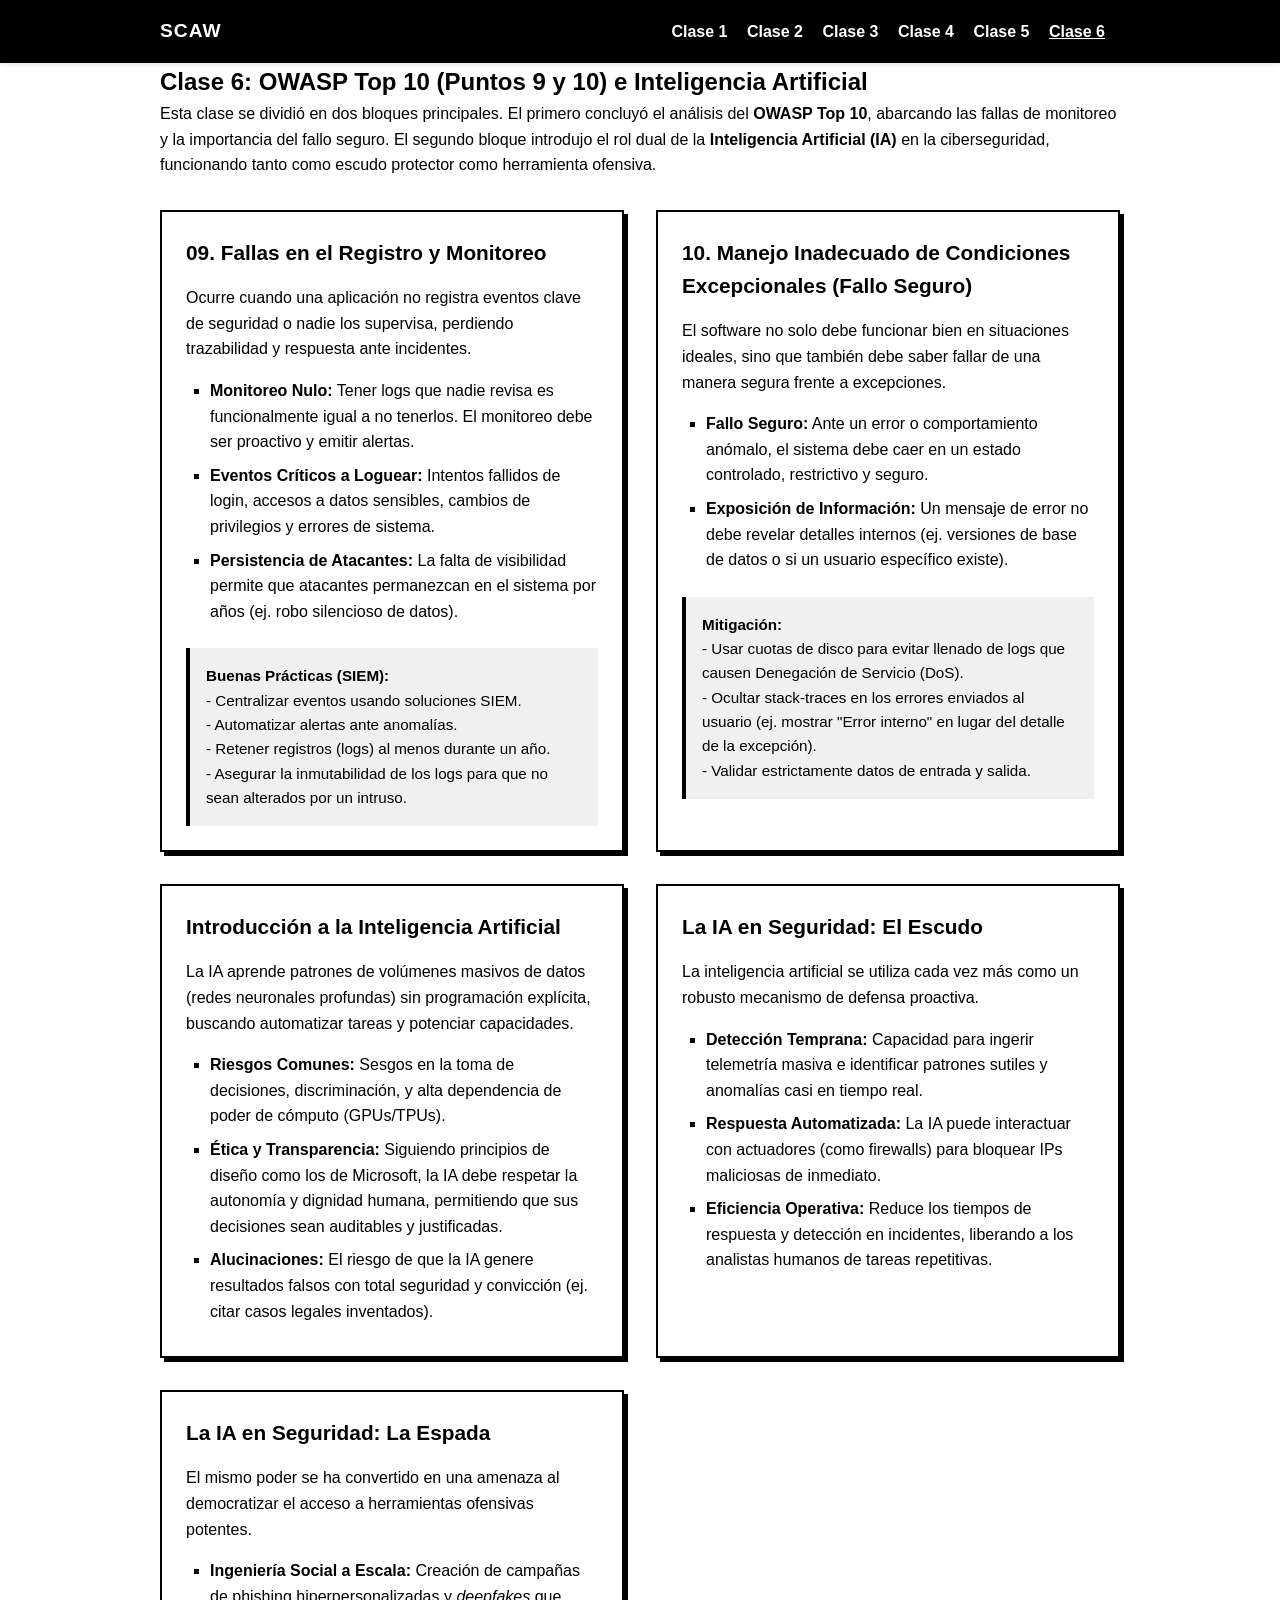
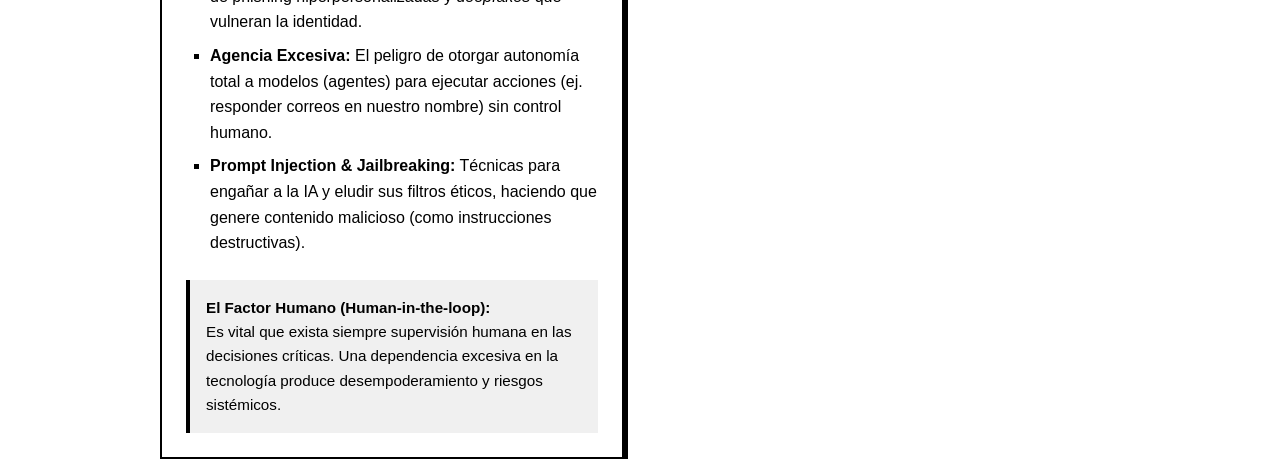
<file: clase6.html>
<!DOCTYPE html>
<html lang="es">

<head>
    <meta charset="UTF-8">
    <meta name="viewport" content="width=device-width, initial-scale=1.0">
    <title>SCAW - Clase 6</title>
    <link rel="stylesheet" href="style.css">
</head>

<body>
    <header class="minimal-header">
        <div class="container" style="display: flex; justify-content: space-between; align-items: center;">
            <h1>SCAW</h1>
            <nav>
                <a href="index.html"
                    style="color: white; margin-right: 15px; text-decoration: none; font-weight: 600;">Clase 1</a>
                <a href="clase2.html"
                    style="color: white; margin-right: 15px; text-decoration: none; font-weight: 600;">Clase 2</a>
                <a href="clase3.html"
                    style="color: white; margin-right: 15px; text-decoration: none; font-weight: 600;">Clase 3</a>
                <a href="clase4.html"
                    style="color: white; margin-right: 15px; text-decoration: none; font-weight: 600;">Clase 4</a>
                <a href="clase5.html"
                    style="color: white; margin-right: 15px; text-decoration: none; font-weight: 600;">Clase 5</a>
                <a href="clase6.html"
                    style="color: white; margin-right: 15px; text-decoration: underline; font-weight: 600;">Clase 6</a>
            </nav>
        </div>
    </header>

    <main class="container">
        <section class="intro">
            <h2>Clase 6: OWASP Top 10 (Puntos 9 y 10) e Inteligencia Artificial</h2>
            <p>Esta clase se dividió en dos bloques principales. El primero concluyó el análisis del <strong>OWASP Top
                    10</strong>, abarcando las fallas de monitoreo y la importancia del fallo seguro. El segundo bloque
                introdujo el rol dual de la <strong>Inteligencia Artificial (IA)</strong> en la ciberseguridad,
                funcionando tanto como escudo protector como herramienta ofensiva.</p>
        </section>

        <div class="grid-2">
            <div class="card">
                <h3>09. Fallas en el Registro y Monitoreo</h3>
                <p>Ocurre cuando una aplicación no registra eventos clave de seguridad o nadie los supervisa, perdiendo
                    trazabilidad y respuesta ante incidentes.</p>
                <ul>
                    <li><strong>Monitoreo Nulo:</strong> Tener logs que nadie revisa es funcionalmente igual a no
                        tenerlos. El monitoreo debe ser proactivo y emitir alertas.</li>
                    <li><strong>Eventos Críticos a Loguear:</strong> Intentos fallidos de login, accesos a datos
                        sensibles, cambios de privilegios y errores de sistema.</li>
                    <li><strong>Persistencia de Atacantes:</strong> La falta de visibilidad permite que atacantes
                        permanezcan en el sistema por años (ej. robo silencioso de datos).</li>
                </ul>
                <div class="example-box">
                    <strong>Buenas Prácticas (SIEM):</strong>
                    <br>- Centralizar eventos usando soluciones SIEM.
                    <br>- Automatizar alertas ante anomalías.
                    <br>- Retener registros (logs) al menos durante un año.
                    <br>- Asegurar la inmutabilidad de los logs para que no sean alterados por un intruso.
                </div>
            </div>

            <div class="card">
                <h3>10. Manejo Inadecuado de Condiciones Excepcionales (Fallo Seguro)</h3>
                <p>El software no solo debe funcionar bien en situaciones ideales, sino que también debe saber fallar de
                    una manera segura frente a excepciones.</p>
                <ul>
                    <li><strong>Fallo Seguro:</strong> Ante un error o comportamiento anómalo, el sistema debe caer en
                        un estado controlado, restrictivo y seguro.</li>
                    <li><strong>Exposición de Información:</strong> Un mensaje de error no debe revelar detalles
                        internos (ej. versiones de base de datos o si un usuario específico existe).</li>
                </ul>
                <div class="example-box">
                    <strong>Mitigación:</strong>
                    <br>- Usar cuotas de disco para evitar llenado de logs que causen Denegación de Servicio (DoS).
                    <br>- Ocultar stack-traces en los errores enviados al usuario (ej. mostrar "Error interno" en lugar
                    del detalle de la excepción).
                    <br>- Validar estrictamente datos de entrada y salida.
                </div>
            </div>

            <div class="card">
                <h3>Introducción a la Inteligencia Artificial</h3>
                <p>La IA aprende patrones de volúmenes masivos de datos (redes neuronales profundas) sin programación
                    explícita, buscando automatizar tareas y potenciar capacidades.</p>
                <ul>
                    <li><strong>Riesgos Comunes:</strong> Sesgos en la toma de decisiones, discriminación, y alta
                        dependencia de poder de cómputo (GPUs/TPUs).</li>
                    <li><strong>Ética y Transparencia:</strong> Siguiendo principios de diseño como los de Microsoft, la
                        IA debe respetar la autonomía y dignidad humana, permitiendo que sus decisiones sean auditables
                        y justificadas.</li>
                    <li><strong>Alucinaciones:</strong> El riesgo de que la IA genere resultados falsos con total
                        seguridad y convicción (ej. citar casos legales inventados).</li>
                </ul>
            </div>

            <div class="card">
                <h3>La IA en Seguridad: El Escudo</h3>
                <p>La inteligencia artificial se utiliza cada vez más como un robusto mecanismo de defensa proactiva.
                </p>
                <ul>
                    <li><strong>Detección Temprana:</strong> Capacidad para ingerir telemetría masiva e identificar
                        patrones sutiles y anomalías casi en tiempo real.</li>
                    <li><strong>Respuesta Automatizada:</strong> La IA puede interactuar con actuadores (como firewalls)
                        para bloquear IPs maliciosas de inmediato.</li>
                    <li><strong>Eficiencia Operativa:</strong> Reduce los tiempos de respuesta y detección en
                        incidentes, liberando a los analistas humanos de tareas repetitivas.</li>
                </ul>
            </div>

            <div class="card">
                <h3>La IA en Seguridad: La Espada</h3>
                <p>El mismo poder se ha convertido en una amenaza al democratizar el acceso a herramientas ofensivas
                    potentes.</p>
                <ul>
                    <li><strong>Ingeniería Social a Escala:</strong> Creación de campañas de phishing
                        hiperpersonalizadas y <i>deepfakes</i> que vulneran la identidad.</li>
                    <li><strong>Agencia Excesiva:</strong> El peligro de otorgar autonomía total a modelos (agentes)
                        para ejecutar acciones (ej. responder correos en nuestro nombre) sin control humano.</li>
                    <li><strong>Prompt Injection & Jailbreaking:</strong> Técnicas para engañar a la IA y eludir sus
                        filtros éticos, haciendo que genere contenido malicioso (como instrucciones destructivas).</li>
                </ul>
                <div class="example-box">
                    <strong>El Factor Humano (Human-in-the-loop):</strong>
                    <br>Es vital que exista siempre supervisión humana en las decisiones críticas. Una dependencia
                    excesiva en la tecnología produce desempoderamiento y riesgos sistémicos.
                </div>
            </div>
        </div>

    </main>

    <script src="script.js"></script>
</body>

</html>
</file>
<file: style.css>
:root {
    --primary-color: #000000;
    --primary-hover: #333333;
    --bg-color: #ffffff;
    --card-bg: #ffffff;
    --text-main: #000000;
    --text-muted: #666666;
    --border-color: #000000;
}

* {
    margin: 0;
    padding: 0;
    box-sizing: border-box;
}

body {
    font-family: 'Inter', sans-serif;
    background-color: var(--bg-color);
    color: var(--text-main);
    line-height: 1.6;
}

.container {
    max-width: 1000px;
    margin: 0 auto;
    padding: 0 20px;
}

.minimal-header {
    background-color: var(--primary-color);
    color: white;
    padding: 1rem 0;
    text-align: left;
    box-shadow: 0 2px 4px rgba(0, 0, 0, 0.1);
}

.minimal-header h1 {
    font-size: 1.2rem;
    font-weight: 600;
    margin: 0;
    letter-spacing: 1px;
}

main {
    padding: 3rem 0;
}

.topic-section {
    margin-bottom: 4rem;
    padding-bottom: 2rem;
    border-bottom: 2px solid var(--border-color);
}

.topic-section h2 {
    font-size: 2rem;
    margin-bottom: 1.5rem;
    font-weight: 700;
    text-transform: uppercase;
    letter-spacing: -0.5px;
}

.card {
    background-color: var(--card-bg);
    border: 2px solid var(--border-color);
    padding: 1.5rem;
    box-shadow: 4px 4px 0px 0px var(--border-color);
    transition: transform 0.2s ease, box-shadow 0.2s ease;
}

.card:hover {
    transform: translate(-2px, -2px);
    box-shadow: 6px 6px 0px 0px var(--border-color);
}

.card h3 {
    font-size: 1.3rem;
    margin-bottom: 1rem;
    font-weight: 600;
}

.card ul {
    list-style-type: square;
    margin-left: 1.5rem;
    margin-top: 1rem;
}

.card li {
    margin-bottom: 0.5rem;
}

.grid-3 {
    display: grid;
    grid-template-columns: repeat(auto-fit, minmax(280px, 1fr));
    gap: 2rem;
    margin-top: 2rem;
}

.grid-2 {
    display: grid;
    grid-template-columns: repeat(auto-fit, minmax(400px, 1fr));
    gap: 2rem;
    margin-top: 2rem;
}

.example-box {
    margin-top: 1.5rem;
    padding: 1rem;
    background-color: #f0f0f0;
    border-left: 4px solid var(--primary-color);
    font-size: 0.95rem;
}

.example-box.black-box {
    background-color: var(--primary-color);
    color: white;
    border: none;
    margin-top: 2rem;
}

.icon-box {
    margin-bottom: 1rem;
}

.triangle-container {
    display: flex;
    justify-content: center;
    margin: 2rem 0;
}
</file>
